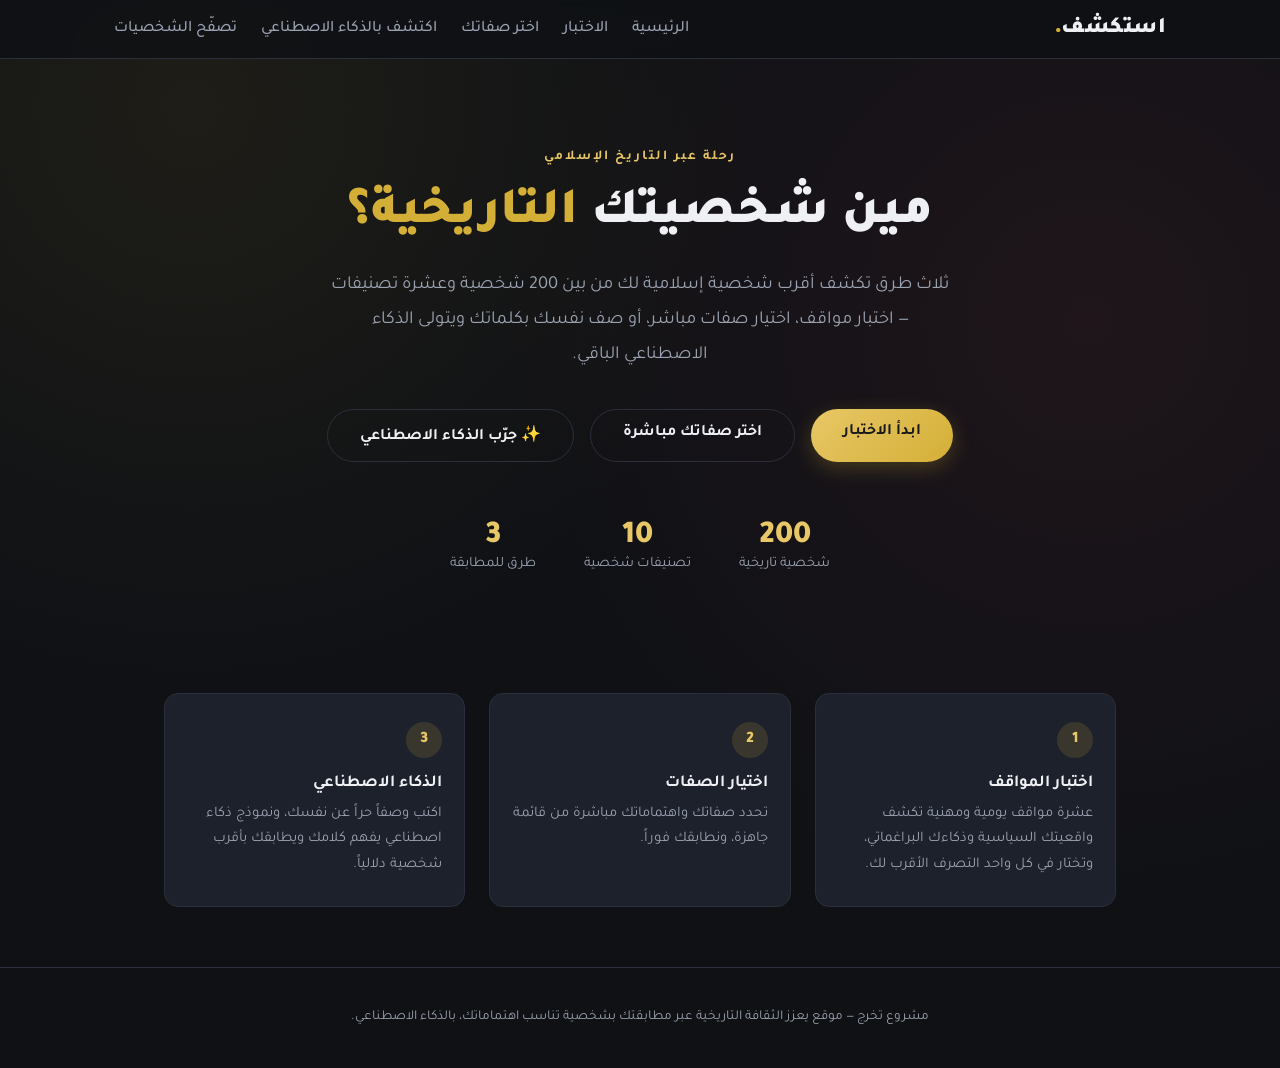
<file: index.html>
<!DOCTYPE html>
<html lang="ar" dir="rtl">
<head>
<meta charset="UTF-8">
<meta name="viewport" content="width=device-width, initial-scale=1.0">
<title>استكشف | مين شخصيتك التاريخية؟</title>
<link rel="preconnect" href="https://fonts.googleapis.com">
<link href="https://fonts.googleapis.com/css2?family=Tajawal:wght@400;500;700;900&display=swap" rel="stylesheet">
<link rel="stylesheet" href="assets/css/style.css">
</head>
<body>
<nav class="navbar">
  <div class="nav-inner">
    <a href="index.html" class="brand">استكشف<span>.</span></a>
    <div class="nav-links">
      <a href="index.html">الرئيسية</a>
      <a href="quiz.html">الاختبار</a>
      <a href="traits.html">اختر صفاتك</a>
      <a href="smart-match.html">اكتشف بالذكاء الاصطناعي</a>
      <a href="explore.html">تصفّح الشخصيات</a>
    </div>
  </div>
</nav>
<main>
<section class="hero">
  <div class="eyebrow">رحلة عبر التاريخ الإسلامي</div>
  <h1>مين شخصيتك <span class="accent">التاريخية؟</span></h1>
  <p>
    ثلاث طرق تكشف أقرب شخصية إسلامية لك من بين 200 شخصية وعشرة تصنيفات —
    اختبار مواقف، اختيار صفات مباشر، أو صف نفسك بكلماتك ويتولى الذكاء الاصطناعي الباقي.
  </p>
  <div style="display:flex; gap:16px; justify-content:center; flex-wrap:wrap;">
    <a href="quiz.html" class="btn btn-primary">ابدأ الاختبار</a>
    <a href="traits.html" class="btn btn-ghost">اختر صفاتك مباشرة</a>
    <a href="smart-match.html" class="btn btn-ghost">✨ جرّب الذكاء الاصطناعي</a>
  </div>

  <div class="stats-row">
    <div class="stat"><div class="num" id="stat-figures">200</div><div class="label">شخصية تاريخية</div></div>
    <div class="stat"><div class="num" id="stat-categories">10</div><div class="label">تصنيفات شخصية</div></div>
    <div class="stat"><div class="num">3</div><div class="label">طرق للمطابقة</div></div>
  </div>
</section>

<section class="how-section">
  <div class="how-card">
    <div class="step-num">1</div>
    <h3>اختبار المواقف</h3>
    <p>عشرة مواقف يومية ومهنية تكشف واقعيتك السياسية وذكاءك البراغماتي، وتختار في كل واحد التصرف الأقرب لك.</p>
  </div>
  <div class="how-card">
    <div class="step-num">2</div>
    <h3>اختيار الصفات</h3>
    <p>تحدد صفاتك واهتماماتك مباشرة من قائمة جاهزة، ونطابقك فوراً.</p>
  </div>
  <div class="how-card">
    <div class="step-num">3</div>
    <h3>الذكاء الاصطناعي</h3>
    <p>اكتب وصفاً حراً عن نفسك، ونموذج ذكاء اصطناعي يفهم كلامك ويطابقك بأقرب شخصية دلالياً.</p>
  </div>
</section>
</main>
<footer>
  <p>مشروع تخرج — موقع يعزز الثقافة التاريخية عبر مطابقتك بشخصية تناسب اهتماماتك، بالذكاء الاصطناعي.</p>
</footer>

<script src="assets/js/data.js"></script>
<script>
  document.getElementById('stat-figures').textContent = FIGURES.length;
  document.getElementById('stat-categories').textContent = CATEGORIES.length;
</script>
</body>
</html>
</file>
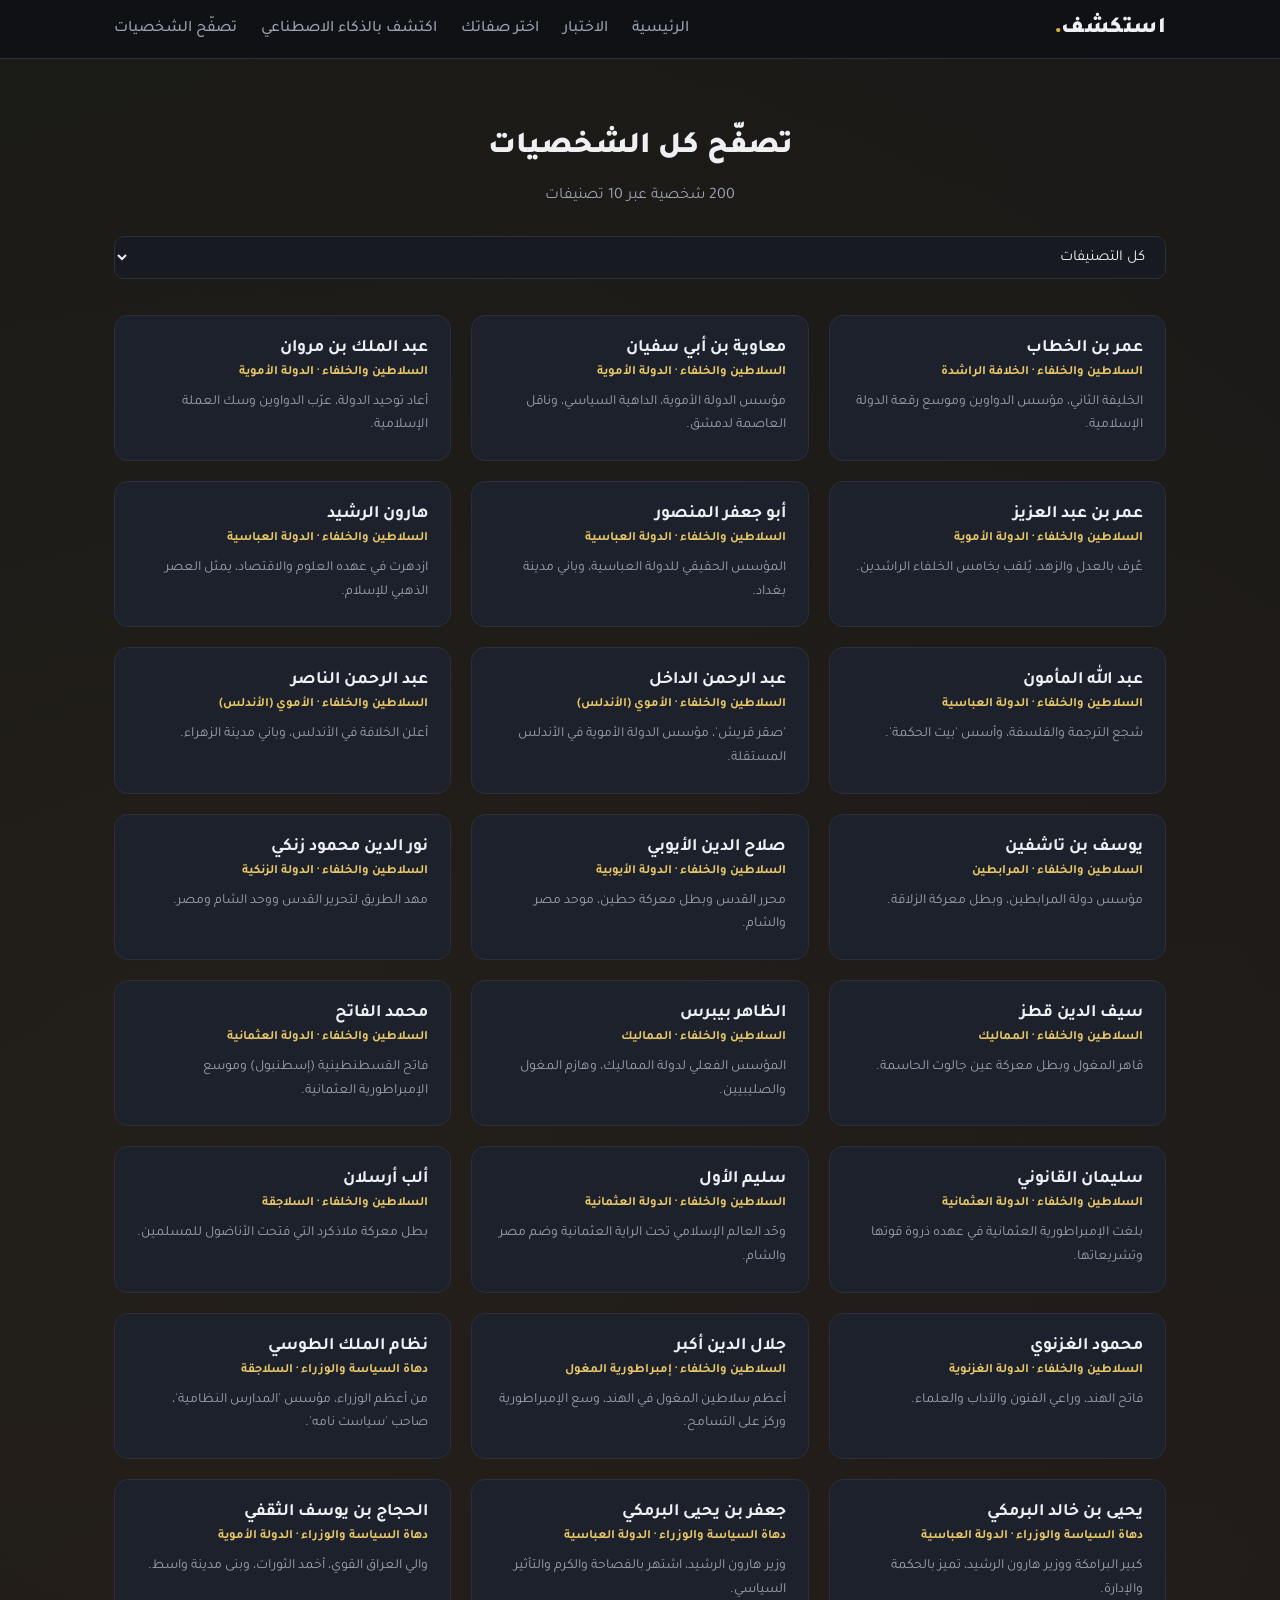
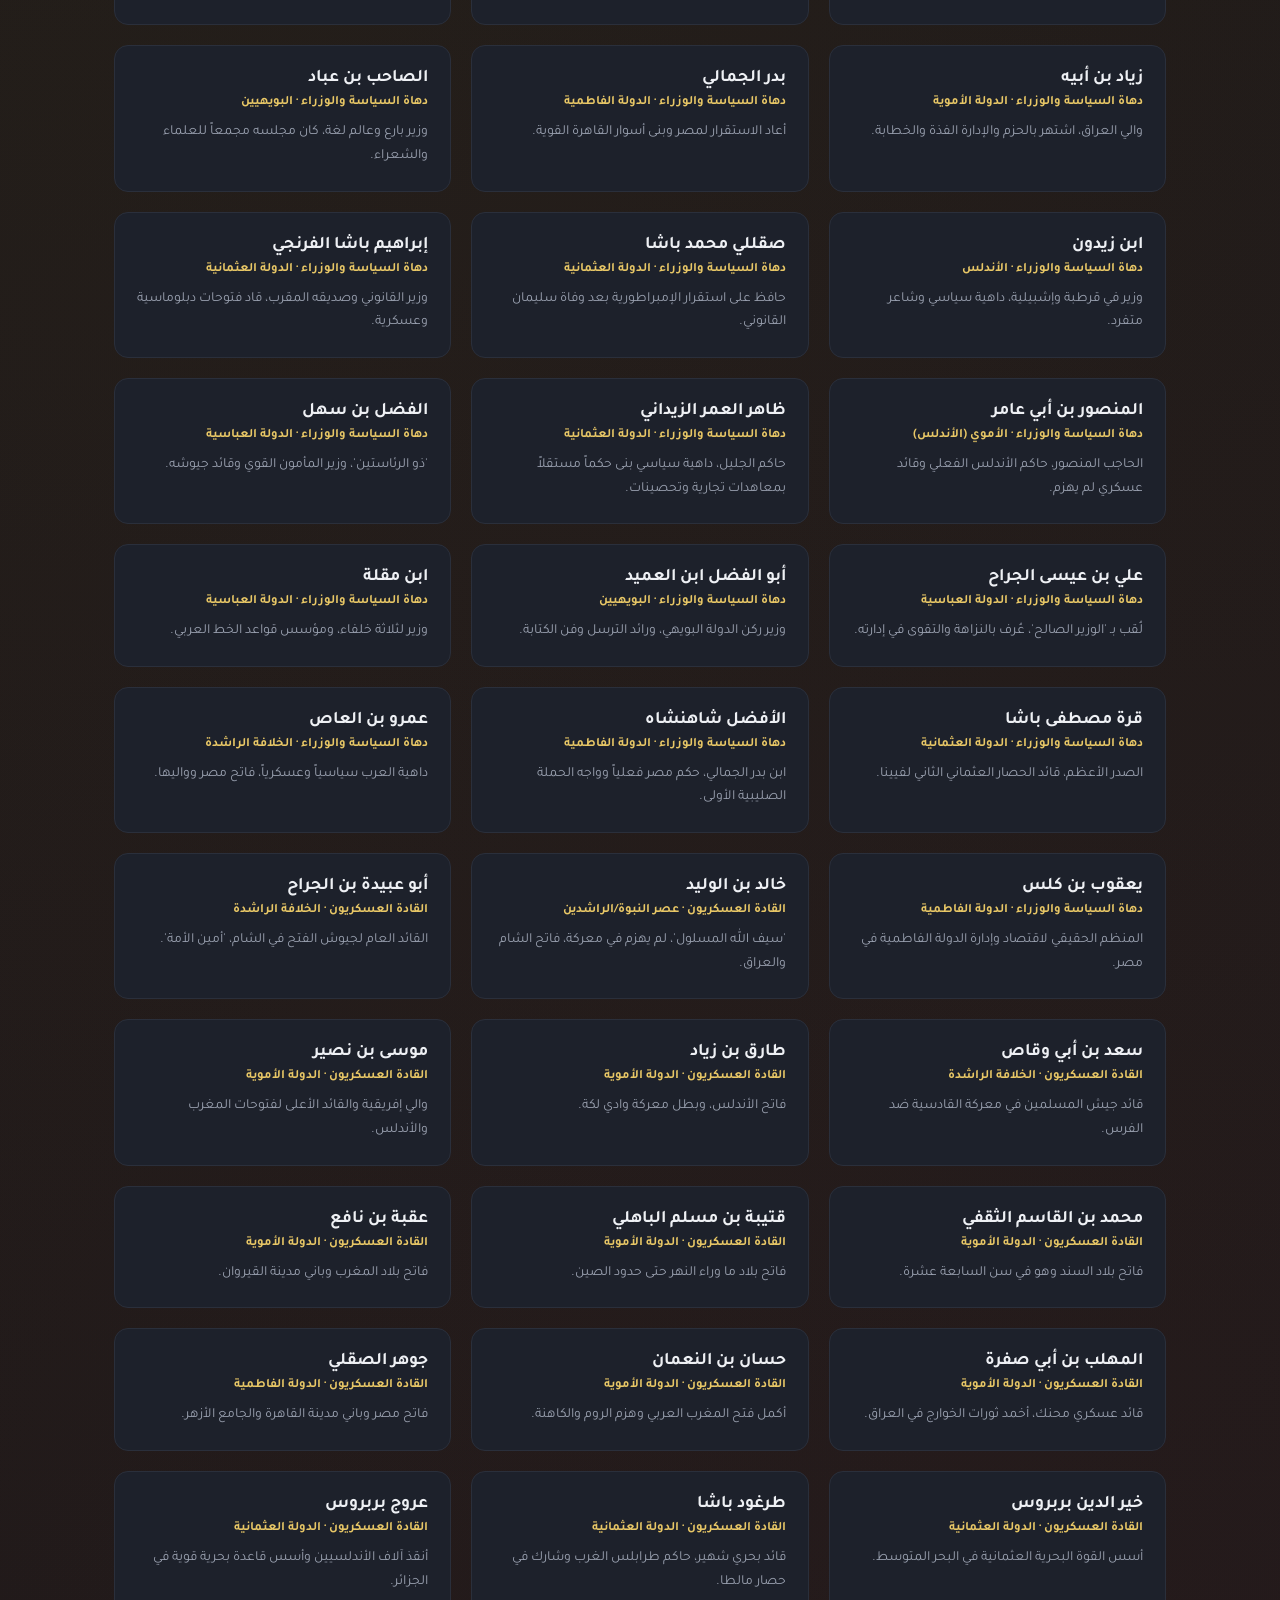
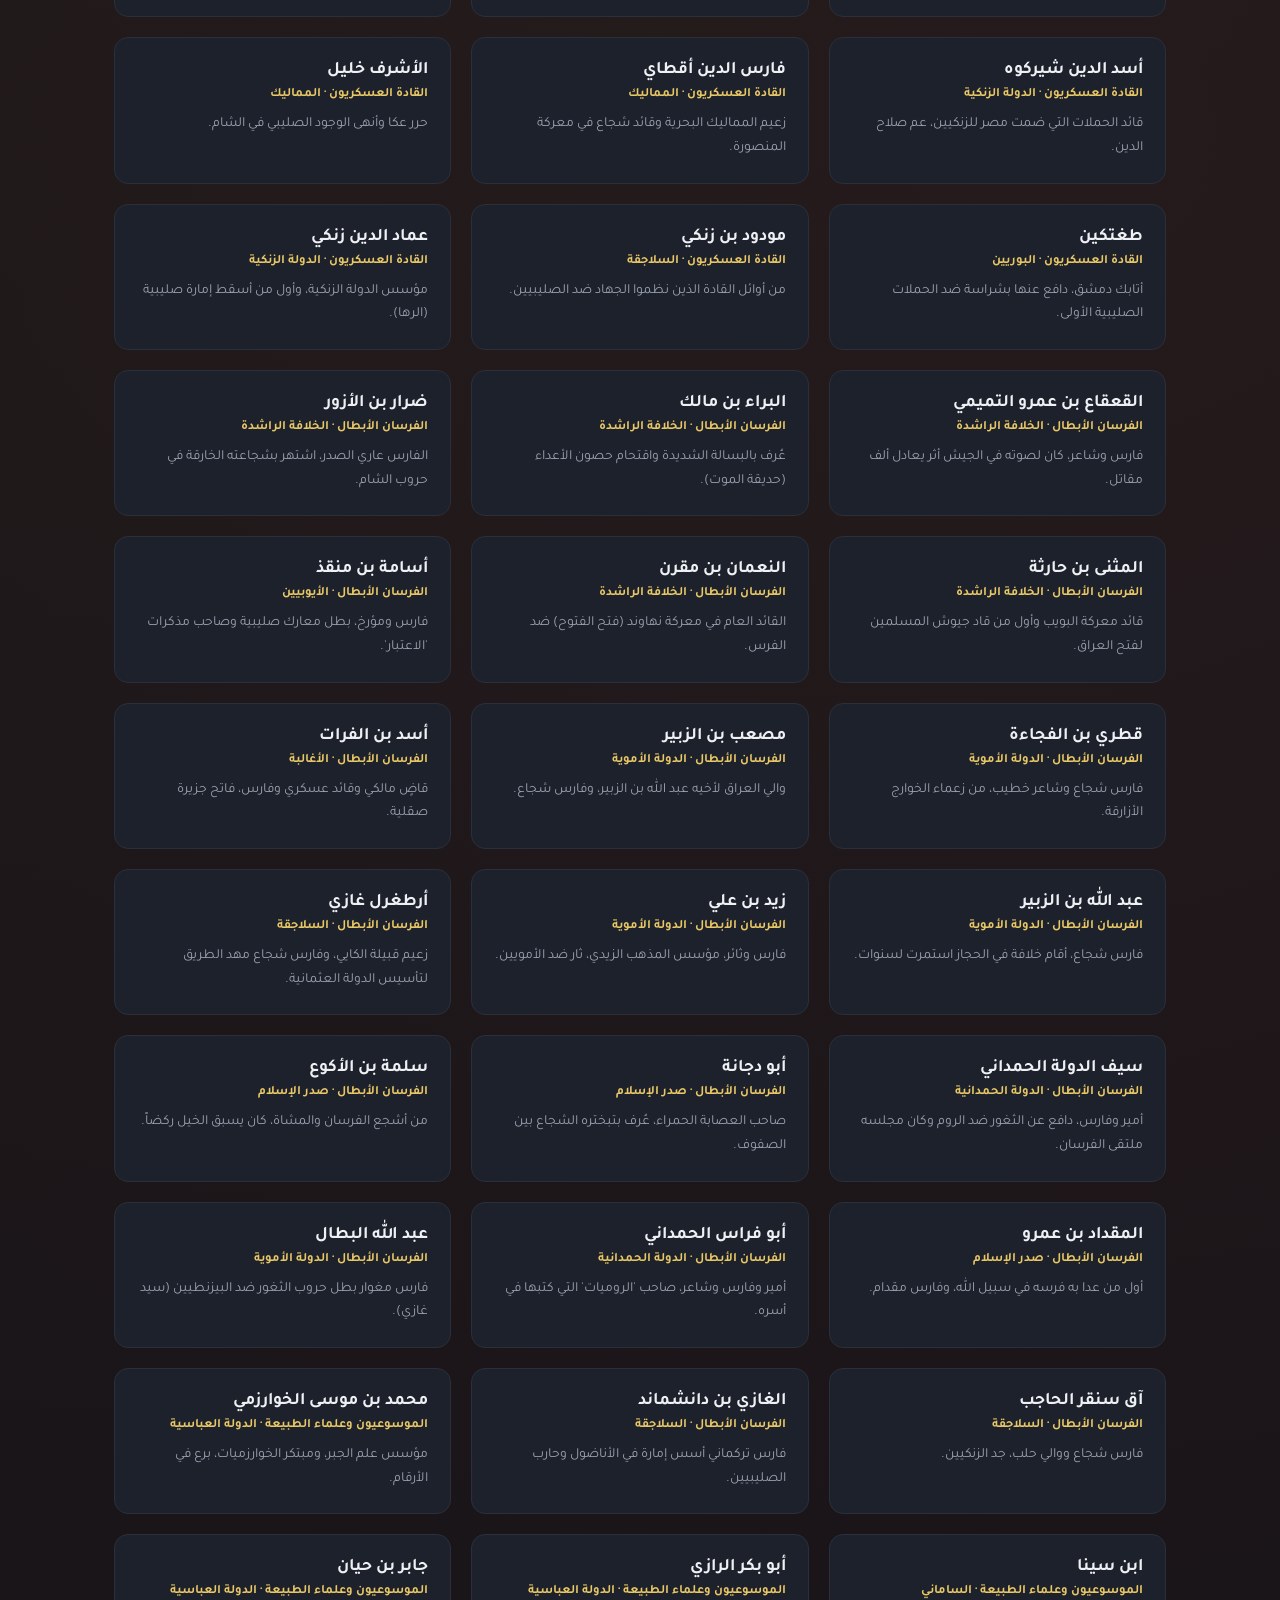
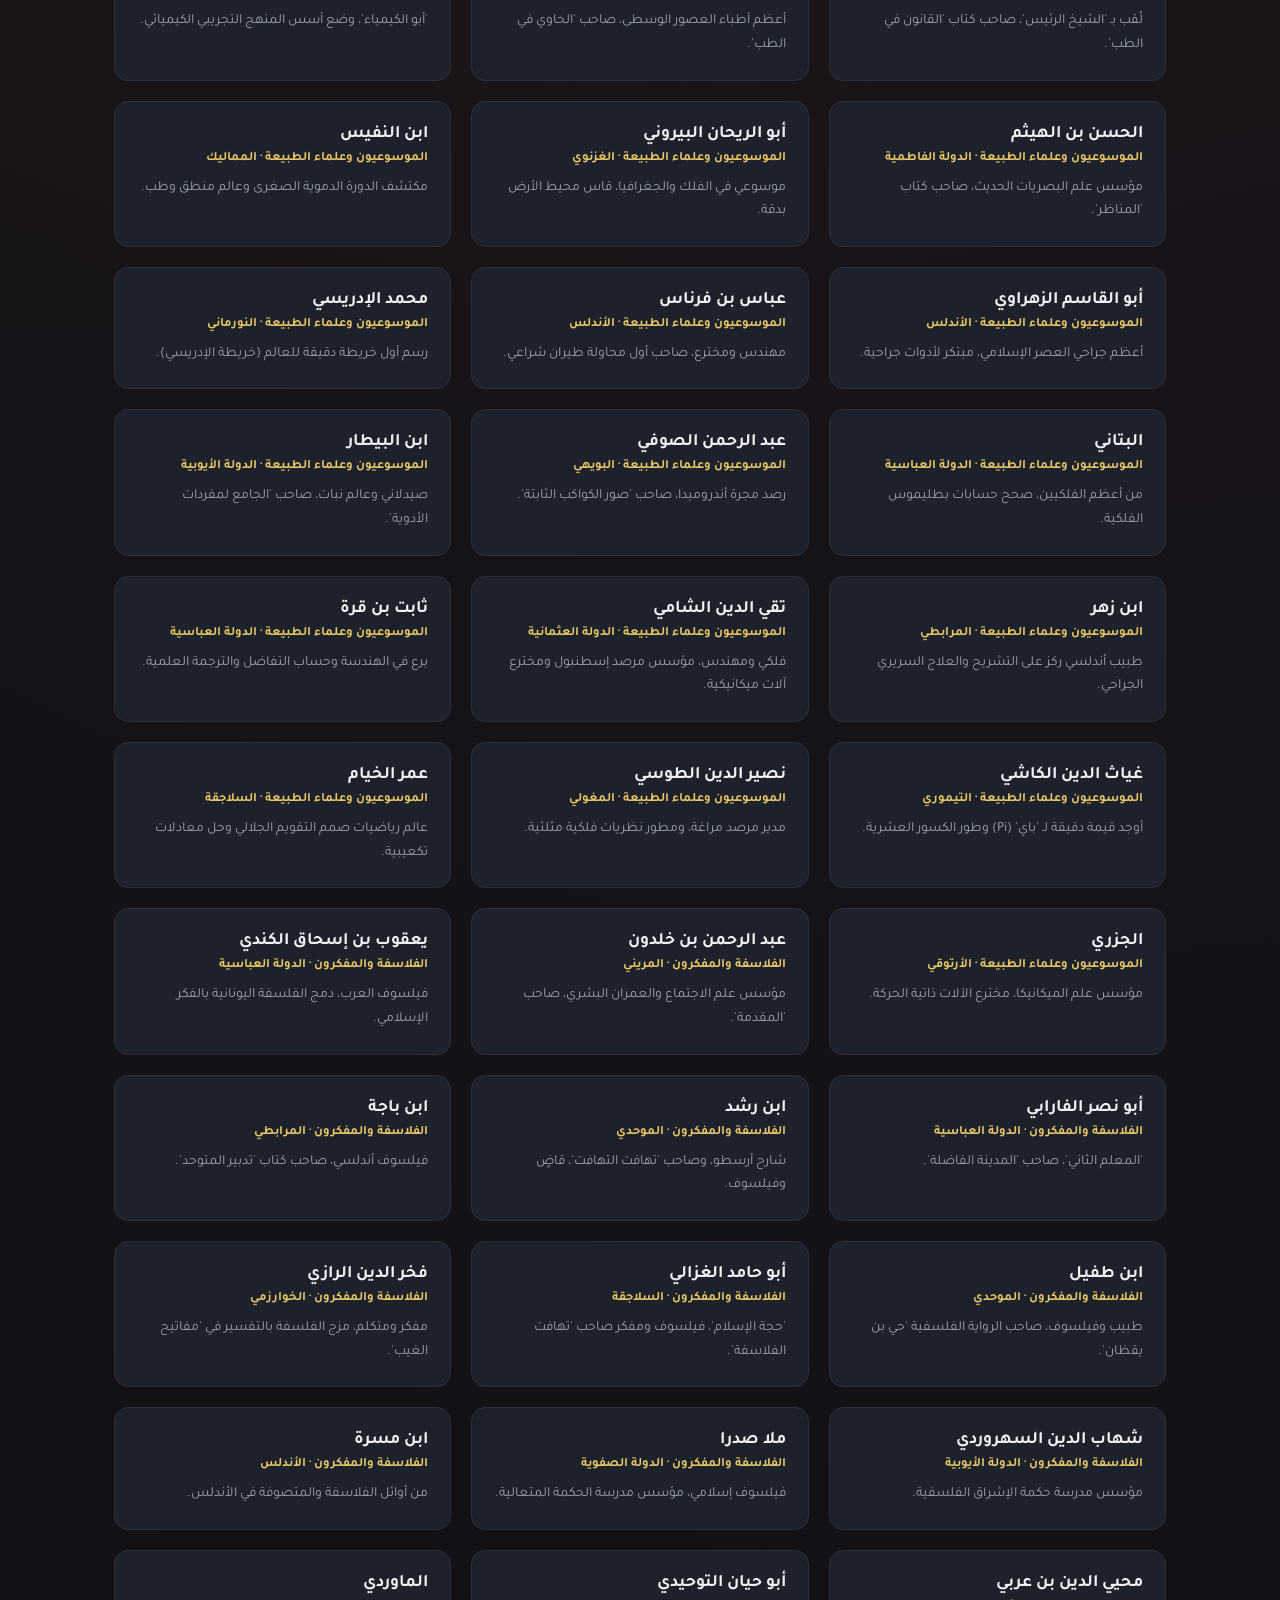
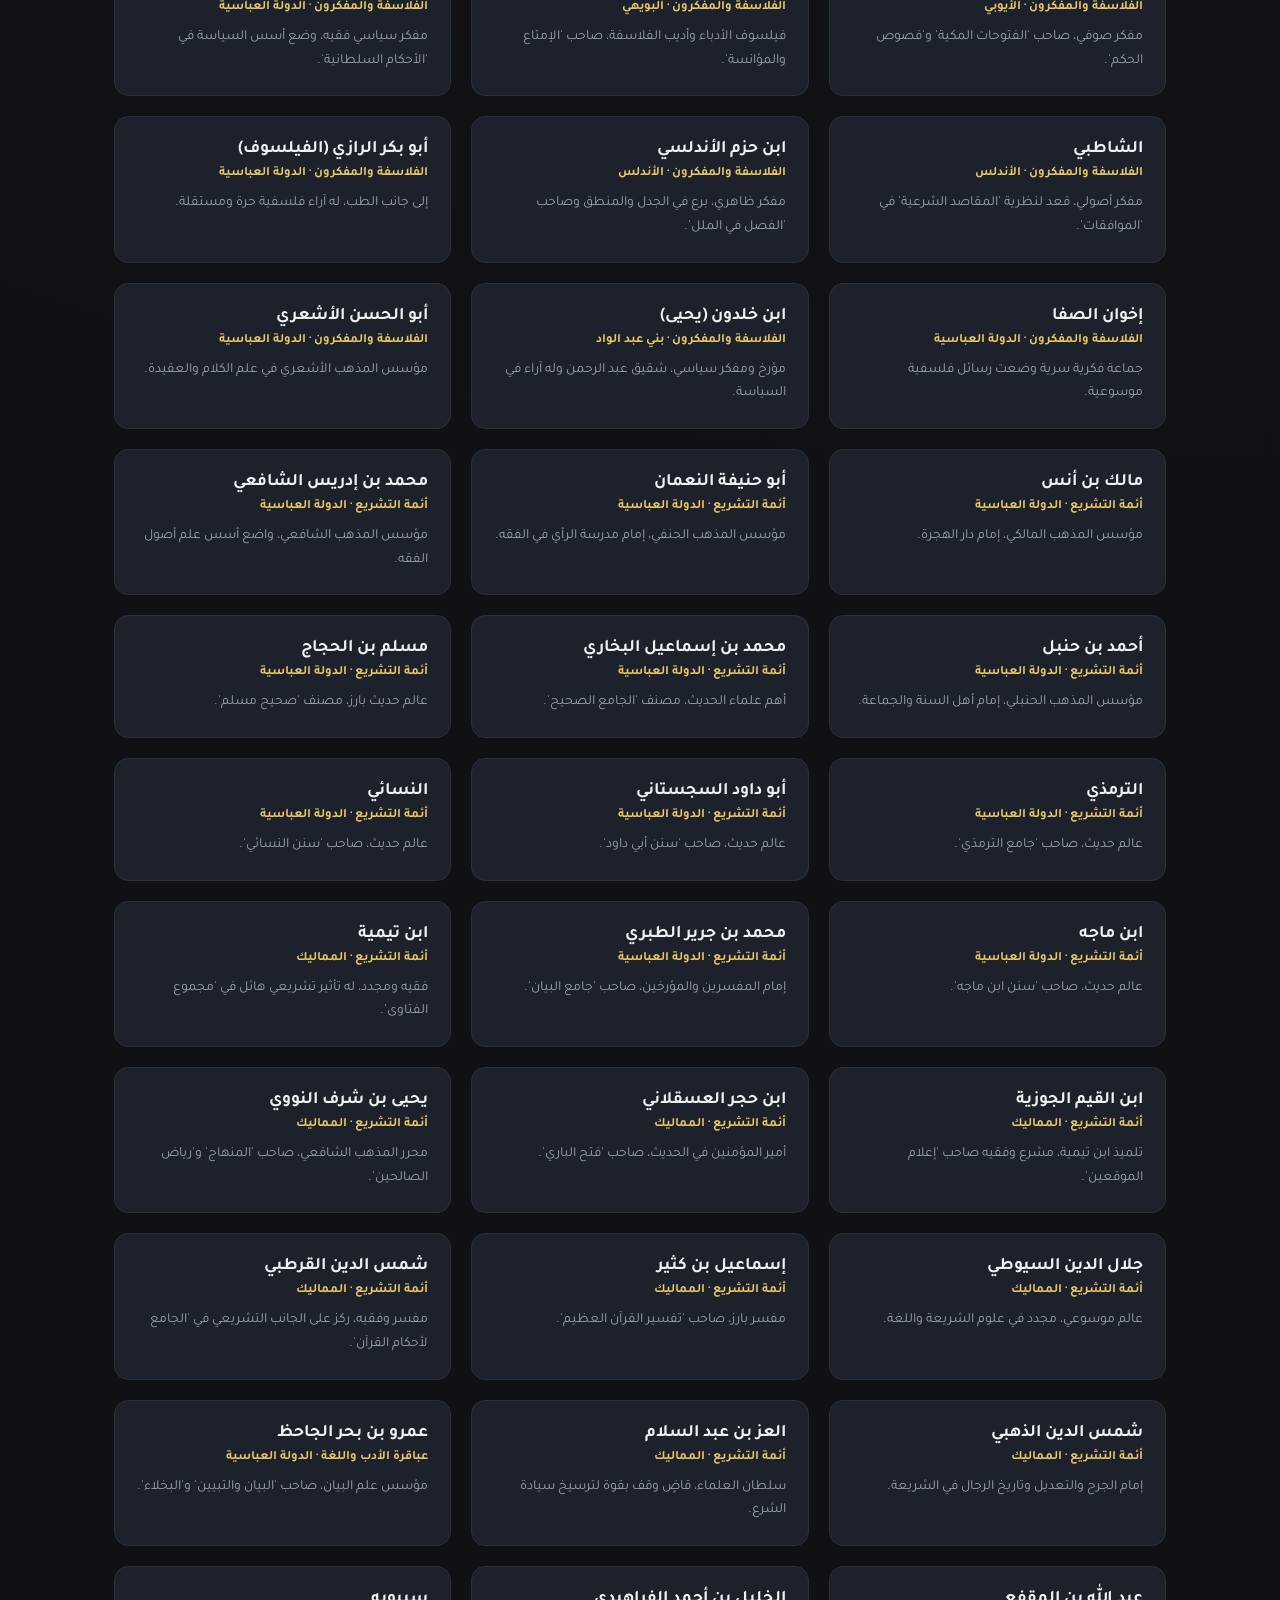
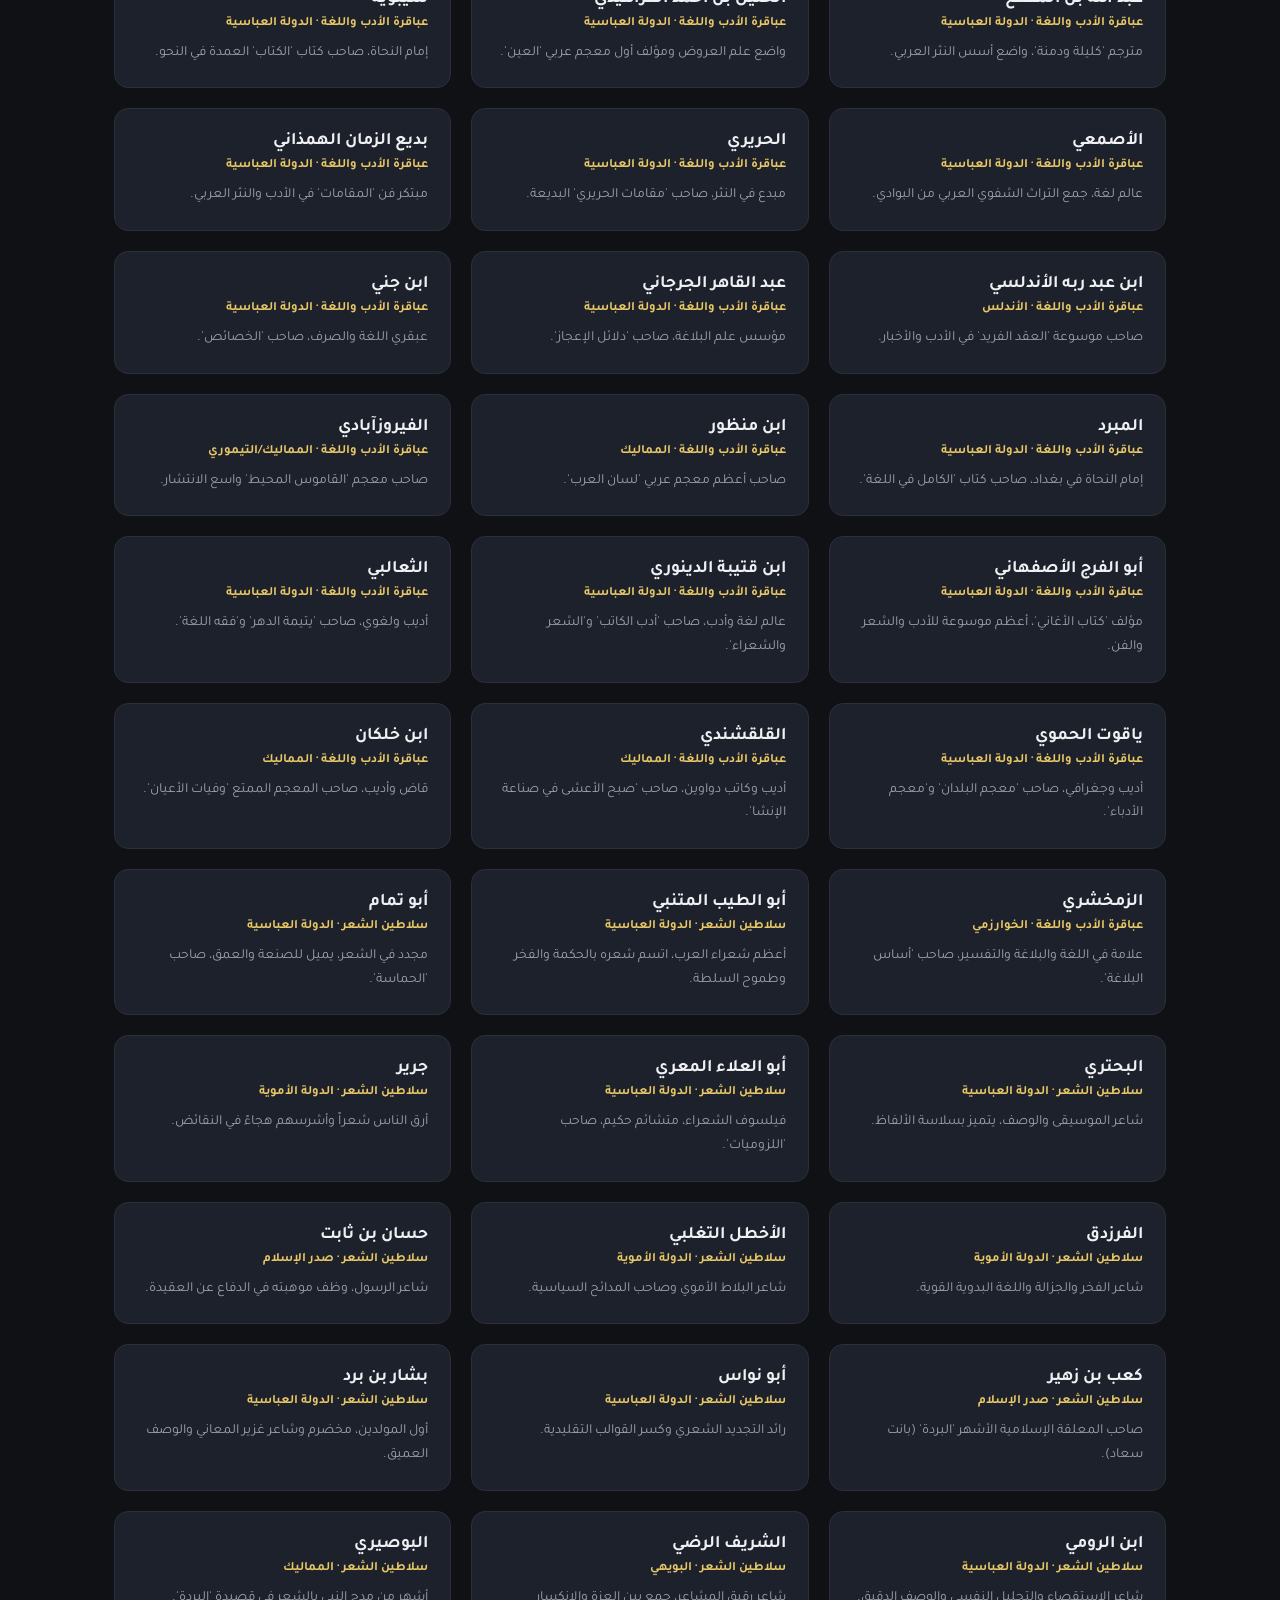
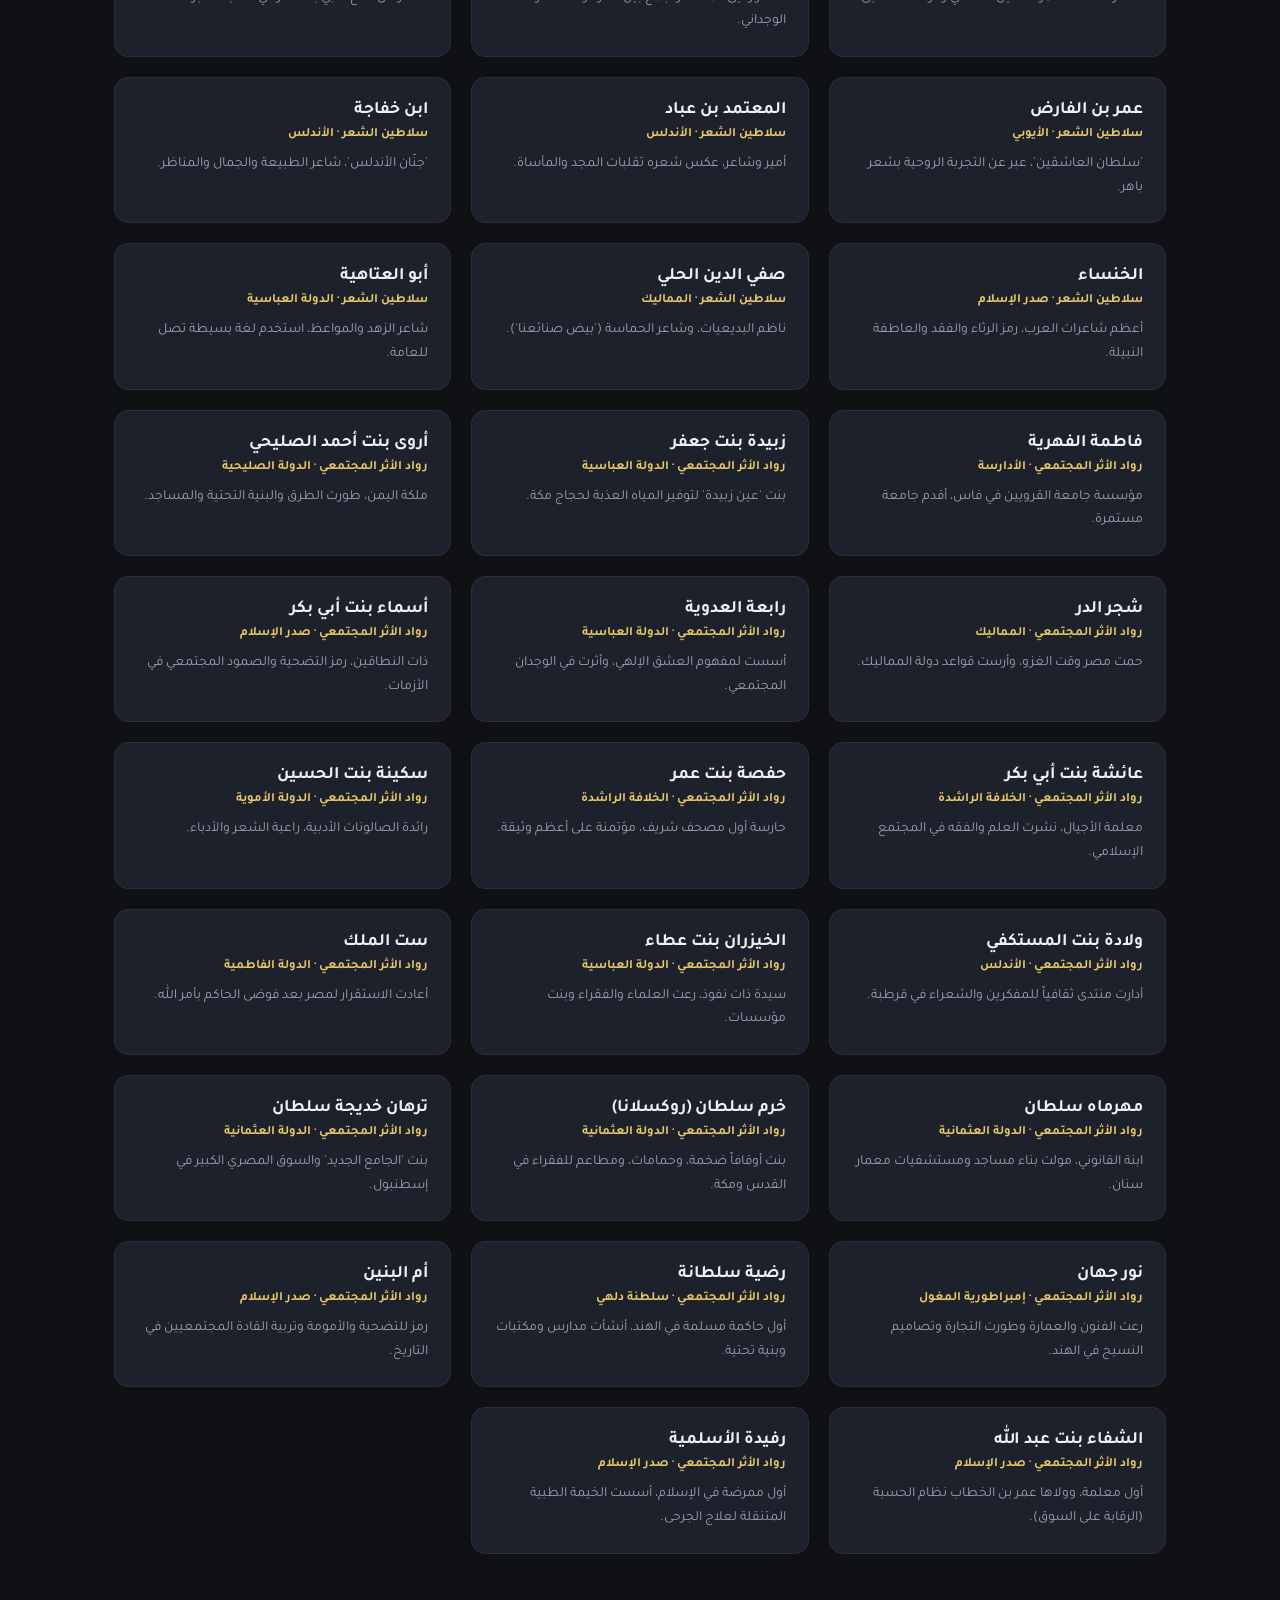
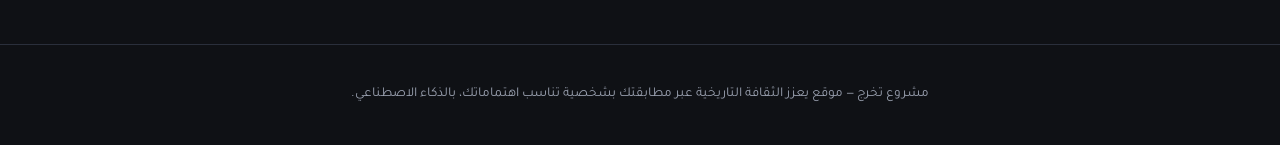
<file: explore.html>
<!DOCTYPE html>
<html lang="ar" dir="rtl">
<head>
<meta charset="UTF-8">
<meta name="viewport" content="width=device-width, initial-scale=1.0">
<title>تصفّح الشخصيات | استكشف</title>
<link rel="preconnect" href="https://fonts.googleapis.com">
<link href="https://fonts.googleapis.com/css2?family=Tajawal:wght@400;500;700;900&display=swap" rel="stylesheet">
<link rel="stylesheet" href="assets/css/style.css">
</head>
<body>
<nav class="navbar">
  <div class="nav-inner">
    <a href="index.html" class="brand">استكشف<span>.</span></a>
    <div class="nav-links">
      <a href="index.html">الرئيسية</a>
      <a href="quiz.html">الاختبار</a>
      <a href="traits.html">اختر صفاتك</a>
      <a href="smart-match.html">اكتشف بالذكاء الاصطناعي</a>
      <a href="explore.html">تصفّح الشخصيات</a>
    </div>
  </div>
</nav>
<main>
<div class="explore-wrap">
  <div class="explore-header">
    <h1>تصفّح كل الشخصيات</h1>
    <p style="color:var(--text-muted)" id="count-label"></p>
  </div>

  <form class="filters" id="filter-form">
    <select name="category" id="category-select">
      <option value="">كل التصنيفات</option>
    </select>
  </form>

  <div class="figures-grid" id="figures-grid"></div>
</div>
</main>
<footer>
  <p>مشروع تخرج — موقع يعزز الثقافة التاريخية عبر مطابقتك بشخصية تناسب اهتماماتك، بالذكاء الاصطناعي.</p>
</footer>

<script src="assets/js/data.js"></script>
<script src="assets/js/quiz-logic.js"></script>
<script>
  const select = document.getElementById('category-select');
  CATEGORIES.forEach((c) => {
    const opt = document.createElement('option');
    opt.value = c;
    opt.textContent = c;
    select.appendChild(opt);
  });

  function getCategoryFromURL() {
    const params = new URLSearchParams(window.location.search);
    return params.get('category') || '';
  }

  function render() {
    const categoryFilter = getCategoryFromURL();
    select.value = categoryFilter;

    const figures = getAllFigures(categoryFilter || null);
    document.getElementById('count-label').textContent = `${figures.length} شخصية عبر 10 تصنيفات`;

    const grid = document.getElementById('figures-grid');
    grid.innerHTML = figures
      .map(
        (fig) => `
      <a href="figure.html?id=${fig.id}" class="figure-card">
        <h3>${fig.name}</h3>
        <div class="fc-meta">${fig.category} · ${fig.era}</div>
        <p>${fig.bio}</p>
      </a>`
      )
      .join('');
  }

  select.addEventListener('change', () => {
    const params = new URLSearchParams();
    if (select.value) params.set('category', select.value);
    window.location.search = params.toString();
  });

  render();
</script>
</body>
</html>
</file>
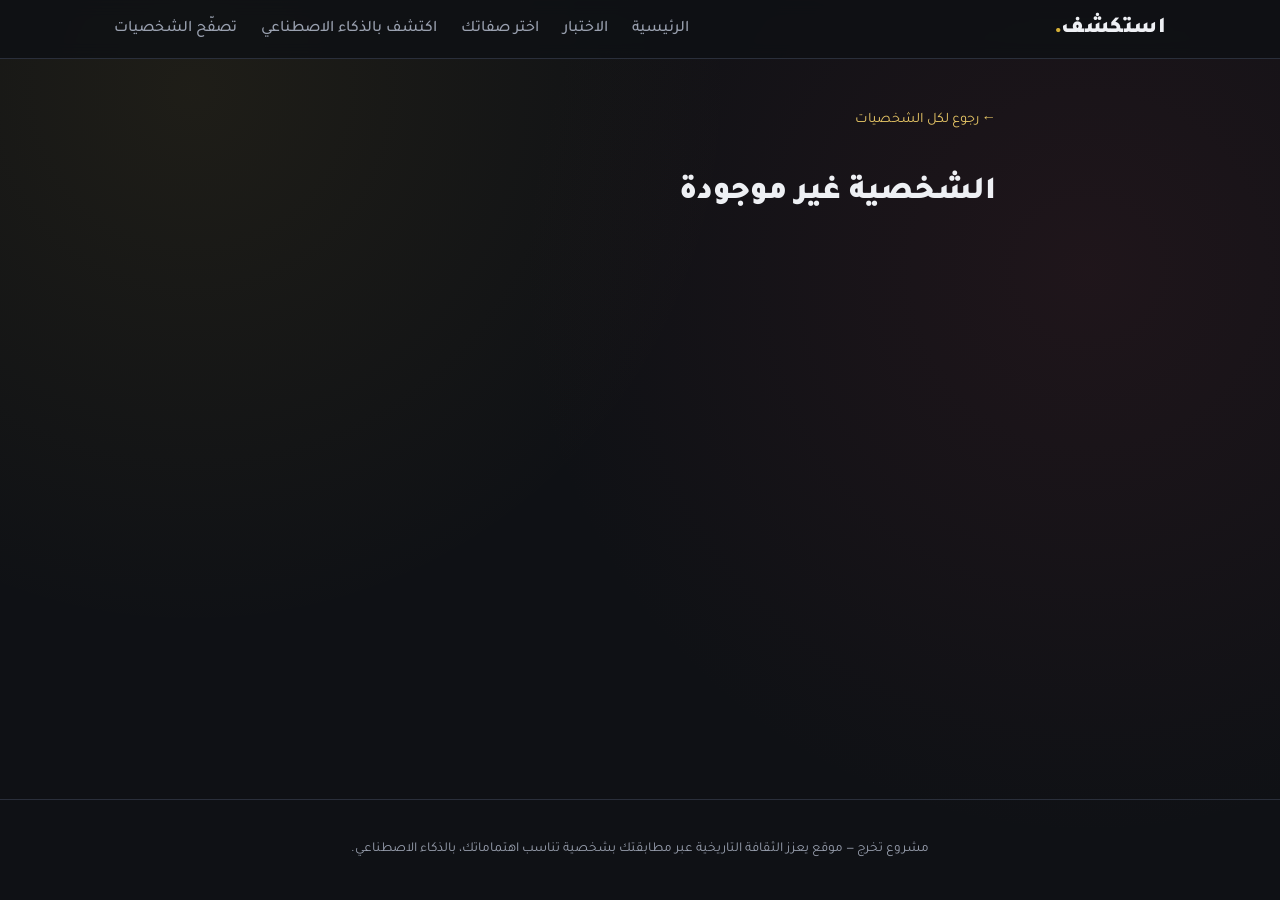
<file: figure.html>
<!DOCTYPE html>
<html lang="ar" dir="rtl">
<head>
<meta charset="UTF-8">
<meta name="viewport" content="width=device-width, initial-scale=1.0">
<title>شخصية | استكشف</title>
<link rel="preconnect" href="https://fonts.googleapis.com">
<link href="https://fonts.googleapis.com/css2?family=Tajawal:wght@400;500;700;900&display=swap" rel="stylesheet">
<link rel="stylesheet" href="assets/css/style.css">
</head>
<body>
<nav class="navbar">
  <div class="nav-inner">
    <a href="index.html" class="brand">استكشف<span>.</span></a>
    <div class="nav-links">
      <a href="index.html">الرئيسية</a>
      <a href="quiz.html">الاختبار</a>
      <a href="traits.html">اختر صفاتك</a>
      <a href="smart-match.html">اكتشف بالذكاء الاصطناعي</a>
      <a href="explore.html">تصفّح الشخصيات</a>
    </div>
  </div>
</nav>
<main>
<div class="detail-wrap" id="detail-root">
  <!-- يُعبّى بالجافاسكربت -->
</div>
</main>
<footer>
  <p>مشروع تخرج — موقع يعزز الثقافة التاريخية عبر مطابقتك بشخصية تناسب اهتماماتك، بالذكاء الاصطناعي.</p>
</footer>

<script src="assets/js/data.js"></script>
<script src="assets/js/quiz-logic.js"></script>
<script>
  const params = new URLSearchParams(window.location.search);
  const id = params.get('id');
  const figure = id ? getFigure(id) : null;
  const root = document.getElementById('detail-root');

  if (!figure) {
    root.innerHTML = `
      <a href="explore.html" class="back-link">← رجوع لكل الشخصيات</a>
      <h1>الشخصية غير موجودة</h1>
    `;
  } else {
    document.title = `${figure.name} | استكشف`;
    const description = CATEGORY_DESCRIPTIONS[figure.category] || '';
    root.innerHTML = `
      <a href="explore.html" class="back-link">← رجوع لكل الشخصيات</a>
      <h1>${figure.name}</h1>
      <div class="meta">${figure.category} · ${figure.era}</div>
      <p>${figure.bio}</p>
      <div class="match-topic">
        <div class="label">🏛️ التصنيف</div>
        ${description}
      </div>
      <div class="results-actions">
        <a href="quiz.html" class="btn btn-primary">جرّب الاختبار</a>
      </div>
    `;
  }
</script>
</body>
</html>
</file>
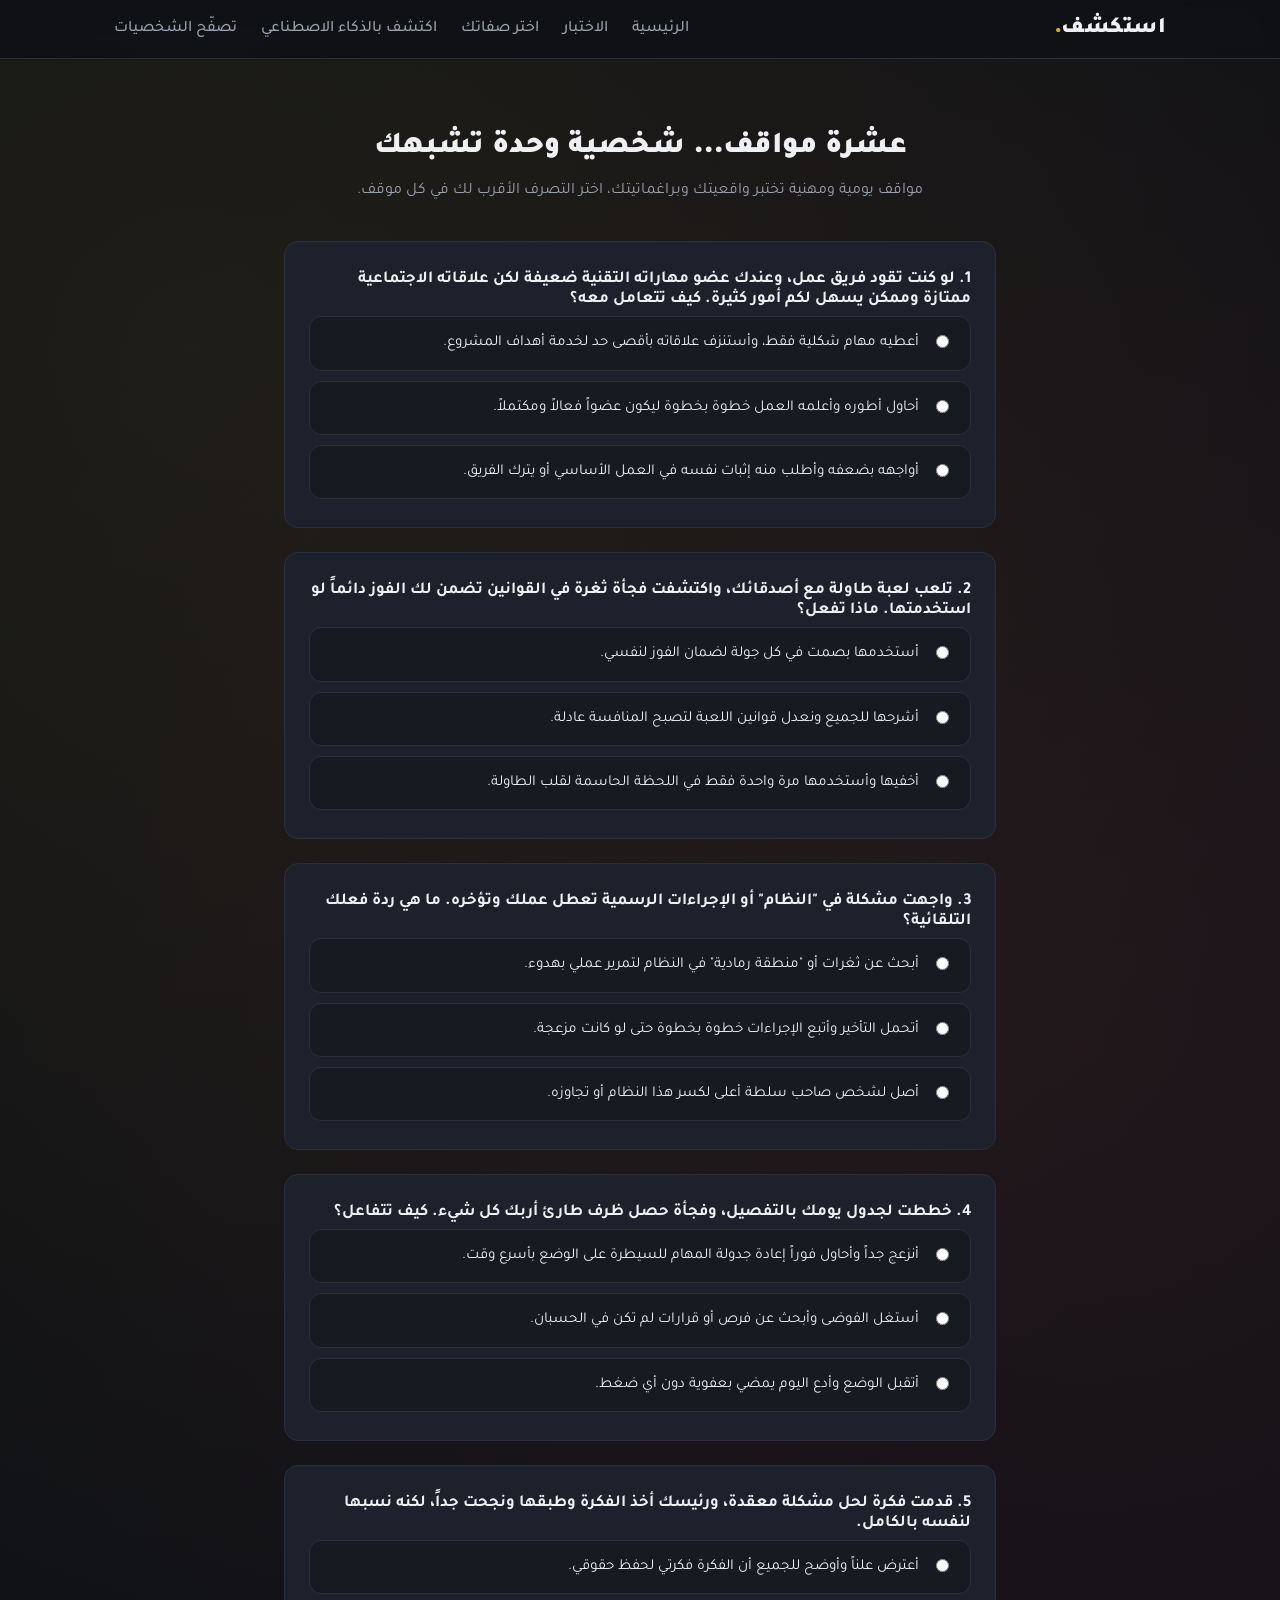
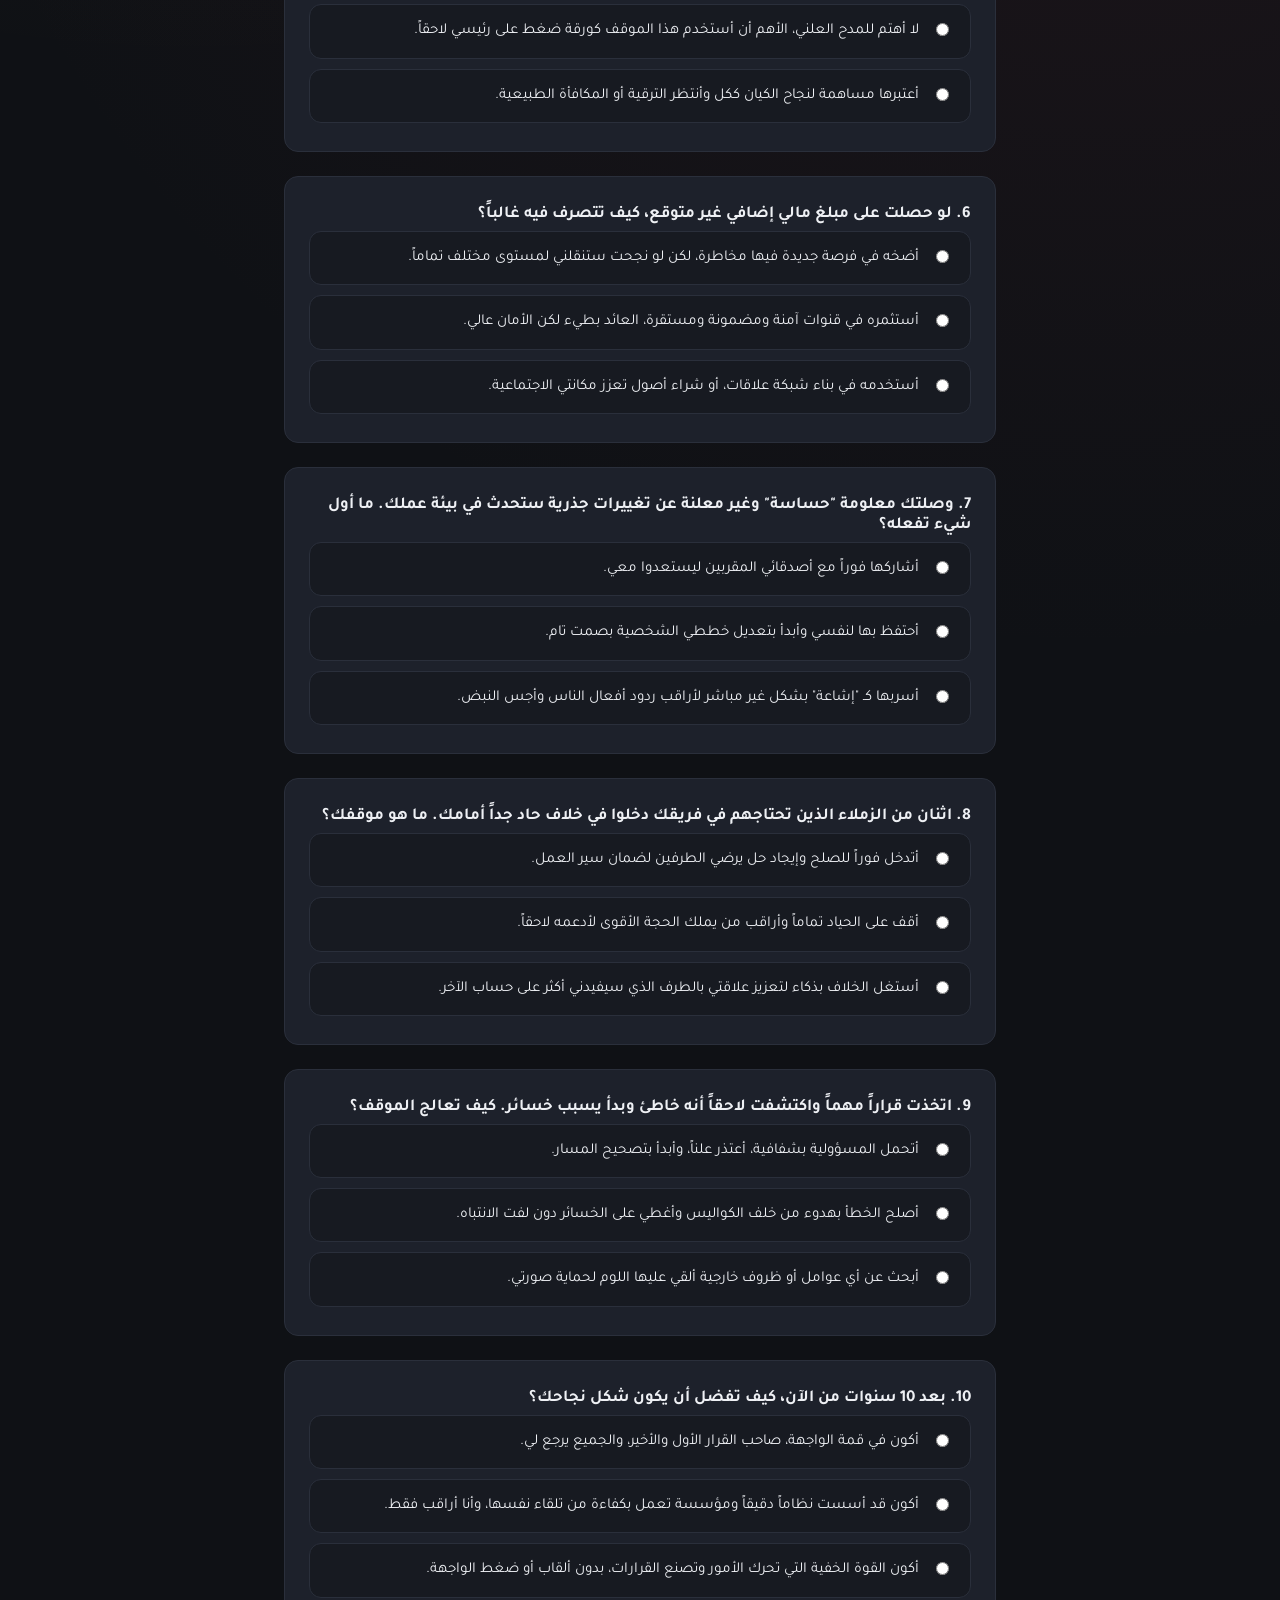
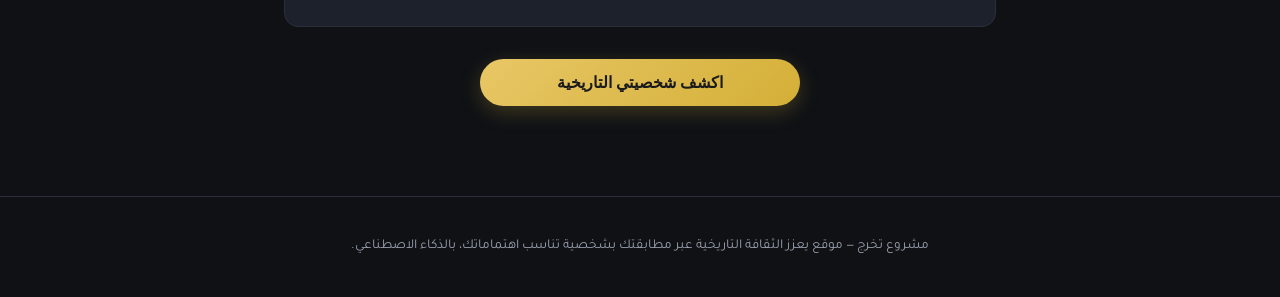
<file: quiz.html>
<!DOCTYPE html>
<html lang="ar" dir="rtl">
<head>
<meta charset="UTF-8">
<meta name="viewport" content="width=device-width, initial-scale=1.0">
<title>الاختبار | استكشف</title>
<link rel="preconnect" href="https://fonts.googleapis.com">
<link href="https://fonts.googleapis.com/css2?family=Tajawal:wght@400;500;700;900&display=swap" rel="stylesheet">
<link rel="stylesheet" href="assets/css/style.css">
</head>
<body>
<nav class="navbar">
  <div class="nav-inner">
    <a href="index.html" class="brand">استكشف<span>.</span></a>
    <div class="nav-links">
      <a href="index.html">الرئيسية</a>
      <a href="quiz.html">الاختبار</a>
      <a href="traits.html">اختر صفاتك</a>
      <a href="smart-match.html">اكتشف بالذكاء الاصطناعي</a>
      <a href="explore.html">تصفّح الشخصيات</a>
    </div>
  </div>
</nav>
<main>
<div class="quiz-wrap">
  <div class="quiz-header">
    <h1>عشرة مواقف... شخصية وحدة تشبهك</h1>
    <p>مواقف يومية ومهنية تختبر واقعيتك وبراغماتيتك، اختر التصرف الأقرب لك في كل موقف.</p>
  </div>

  <form id="quiz-form">
    <div id="questions-container"></div>
    <div class="submit-row">
      <button type="submit" class="btn btn-primary">اكشف شخصيتي التاريخية</button>
    </div>
  </form>
</div>
</main>
<footer>
  <p>مشروع تخرج — موقع يعزز الثقافة التاريخية عبر مطابقتك بشخصية تناسب اهتماماتك، بالذكاء الاصطناعي.</p>
</footer>

<script src="assets/js/data.js"></script>
<script src="assets/js/quiz-logic.js"></script>
<script>
  const container = document.getElementById('questions-container');
  QUESTIONS.forEach((q, qi) => {
    const section = document.createElement('div');
    section.className = 'form-section';

    const h2 = document.createElement('h2');
    h2.textContent = `${qi + 1}. ${q.text}`;
    section.appendChild(h2);

    const optionList = document.createElement('div');
    optionList.className = 'option-list';

    q.options.forEach((opt, oi) => {
      const label = document.createElement('label');
      label.className = 'option-row';

      const input = document.createElement('input');
      input.type = 'radio';
      input.name = q.id;
      input.value = oi;
      input.required = true;

      const span = document.createElement('span');
      span.textContent = opt.text;

      label.appendChild(input);
      label.appendChild(span);
      optionList.appendChild(label);
    });

    section.appendChild(optionList);
    container.appendChild(section);
  });

  document.getElementById('quiz-form').addEventListener('submit', function (e) {
    e.preventDefault();
    const answerIndexes = QUESTIONS.map((q) => {
      const checked = document.querySelector(`input[name="${q.id}"]:checked`);
      return checked ? Number(checked.value) : null;
    });

    if (answerIndexes.some((v) => v === null)) return; // required يمنع هذا أصلاً

    const { winner, scores } = calculateResult(answerIndexes);
    const figure = getRandomFigureByCategory(winner);

    sessionStorage.setItem(
      'quiz_result',
      JSON.stringify({ source: 'quiz', winner, scores, figure })
    );
    window.location.href = 'result.html';
  });
</script>
</body>
</html>
</file>
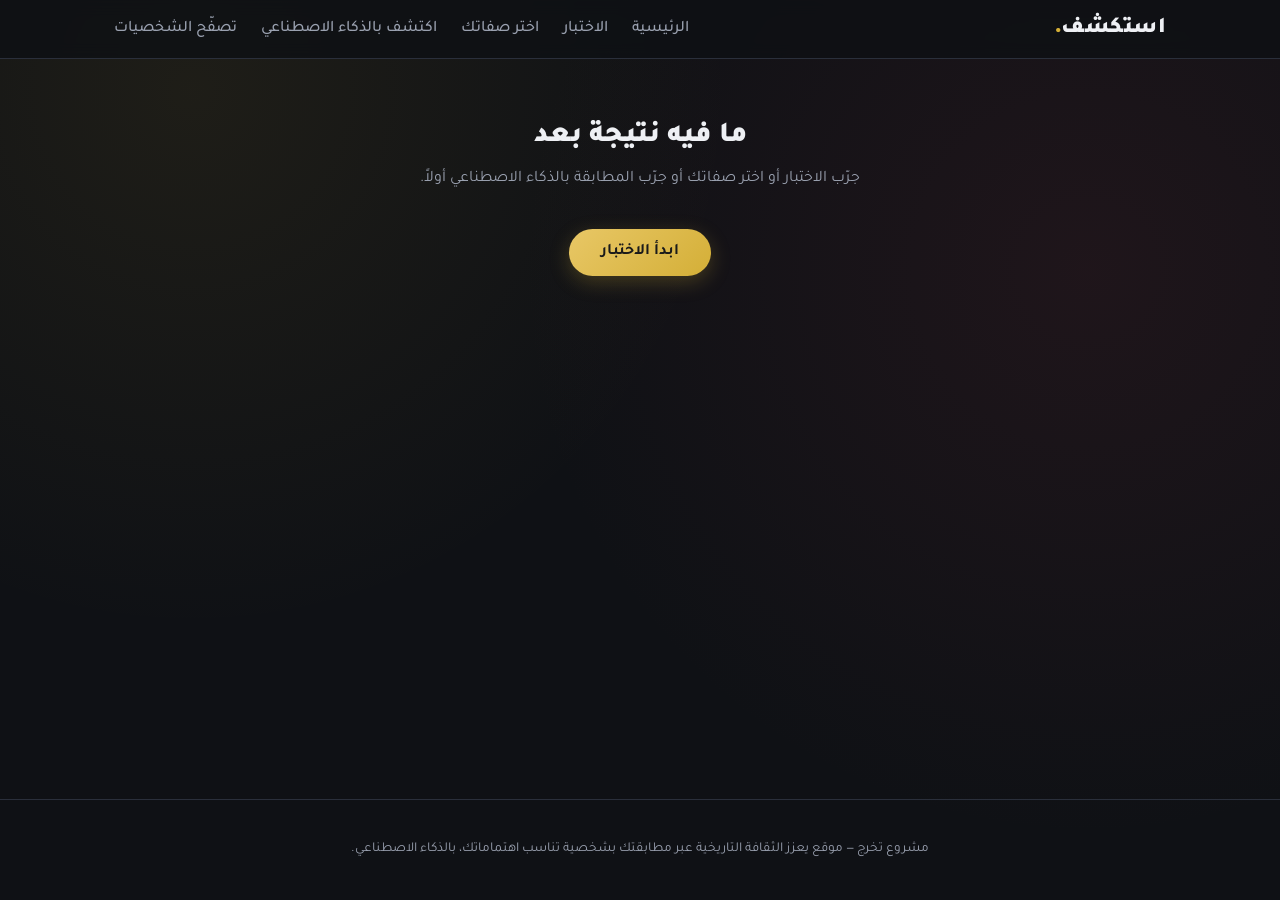
<file: result.html>
<!DOCTYPE html>
<html lang="ar" dir="rtl">
<head>
<meta charset="UTF-8">
<meta name="viewport" content="width=device-width, initial-scale=1.0">
<title>نتيجتك | استكشف</title>
<link rel="preconnect" href="https://fonts.googleapis.com">
<link href="https://fonts.googleapis.com/css2?family=Tajawal:wght@400;500;700;900&display=swap" rel="stylesheet">
<link rel="stylesheet" href="assets/css/style.css">
<style>
  .alt-list { display:flex; flex-direction:column; gap:10px; margin-top:18px; max-width:520px; margin-left:auto; margin-right:auto; }
  .alt-item { display:flex; justify-content:space-between; align-items:center; background: var(--card-bg, #1c1c1c); border-radius: 10px; padding: 10px 16px; }
  .alt-item .pct { color: var(--gold-soft, #d4af37); font-weight: 700; }
  .ai-badge { display:inline-block; background: var(--gold-soft,#d4af37); color:#1a1a1a; font-size:.75rem; padding:3px 10px; border-radius: 999px; margin-top:8px; }
  .fallback-note { color: #e0a0a0; font-size: 0.85rem; margin-top: 10px; }
</style>
</head>
<body>
<nav class="navbar">
  <div class="nav-inner">
    <a href="index.html" class="brand">استكشف<span>.</span></a>
    <div class="nav-links">
      <a href="index.html">الرئيسية</a>
      <a href="quiz.html">الاختبار</a>
      <a href="traits.html">اختر صفاتك</a>
      <a href="smart-match.html">اكتشف بالذكاء الاصطناعي</a>
      <a href="explore.html">تصفّح الشخصيات</a>
    </div>
  </div>
</nav>
<main>
<div class="results-wrap" id="results-root">
  <!-- يُعبّى بالجافاسكربت -->
</div>
</main>
<footer>
  <p>مشروع تخرج — موقع يعزز الثقافة التاريخية عبر مطابقتك بشخصية تناسب اهتماماتك، بالذكاء الاصطناعي.</p>
</footer>

<script src="assets/js/data.js"></script>
<script src="assets/js/quiz-logic.js"></script>
<script>
  const raw = sessionStorage.getItem('quiz_result');
  const root = document.getElementById('results-root');

  if (!raw) {
    root.innerHTML = `
      <div class="results-header">
        <h1>ما فيه نتيجة بعد</h1>
        <p style="color:var(--text-muted)">جرّب الاختبار أو اختر صفاتك أو جرّب المطابقة بالذكاء الاصطناعي أولاً.</p>
      </div>
      <div class="results-actions">
        <a href="quiz.html" class="btn btn-primary">ابدأ الاختبار</a>
      </div>
    `;
  } else {
    const data = JSON.parse(raw);
    const { source, winner, figure, scores, usedAI, alternatives, topScore, categoryConfidence } = data;

    const description = CATEGORY_DESCRIPTIONS[winner] || '';

    let headerHTML = `
      <div class="eyebrow">${source === 'ai' ? 'نتيجة المطابقة بالذكاء الاصطناعي' : 'نتيجة الاختبار'}</div>
      <h1>أنت من تصنيف</h1>
      <h2 style="color:var(--gold-soft); font-size:1.6rem; margin-top:-6px;">${winner}</h2>
      <p style="color:var(--text-muted); max-width:520px; margin:14px auto 0;">${description}</p>
    `;

    if (source === 'ai') {
      const simPart = topScore > 0 ? ` · تشابه مع سيرتها ${(topScore * 100).toFixed(1)}%` : '';
      headerHTML += `<div class="ai-badge">🧠 نموذج TF-IDF + Naive Bayes مدرَّب — ثقة التصنيف ${(categoryConfidence * 100).toFixed(1)}%${simPart}</div>`;
    }

    let figureHTML = '';
    if (figure) {
      figureHTML = `
        <div class="match-card primary">
          <div class="match-badge">شخصيتك المطابقة</div>
          <div class="match-top" style="margin-top:10px;">
            <div>
              <h2>${figure.name}</h2>
              <div class="match-meta">${figure.category} · ${figure.era}</div>
            </div>
          </div>
          <div class="match-body">
            <p>${figure.bio}</p>
          </div>
        </div>
      `;
    } else {
      figureHTML = `<p style="text-align:center; color:#e0a0a0;">تعذر إيجاد شخصية مطابقة.</p>`;
    }

    let altHTML = '';
    if (source === 'ai' && alternatives && alternatives.length) {
      altHTML = `
        <h3 style="text-align:center; margin-top:36px; color:var(--text-muted); font-size:1rem;">تصنيفات قريبة أخرى احتمل النموذج إنها تناسبك</h3>
        <div class="alt-list">
          ${alternatives
            .map(
              (a) => `
            <a href="figure.html?id=${a.figure.id}" class="alt-item" style="text-decoration:none; color:inherit;">
              <span>${a.figure.name} <span style="color:var(--text-muted); font-size:.85rem;">(${a.figure.category})</span></span>
              <span class="pct">${(a.score * 100).toFixed(1)}%</span>
            </a>`
            )
            .join('')}
        </div>
      `;
    }

    root.innerHTML = `
      <div class="results-header">${headerHTML}</div>
      ${figureHTML}
      ${altHTML}
      <div class="results-actions">
        <a href="${source === 'ai' ? 'smart-match.html' : source === 'traits' ? 'traits.html' : 'quiz.html'}" class="btn btn-ghost">أعد المحاولة</a>
        <a href="explore.html" class="btn btn-primary">تصفّح كل الشخصيات</a>
      </div>
    `;
  }
</script>
</body>
</html>
</file>
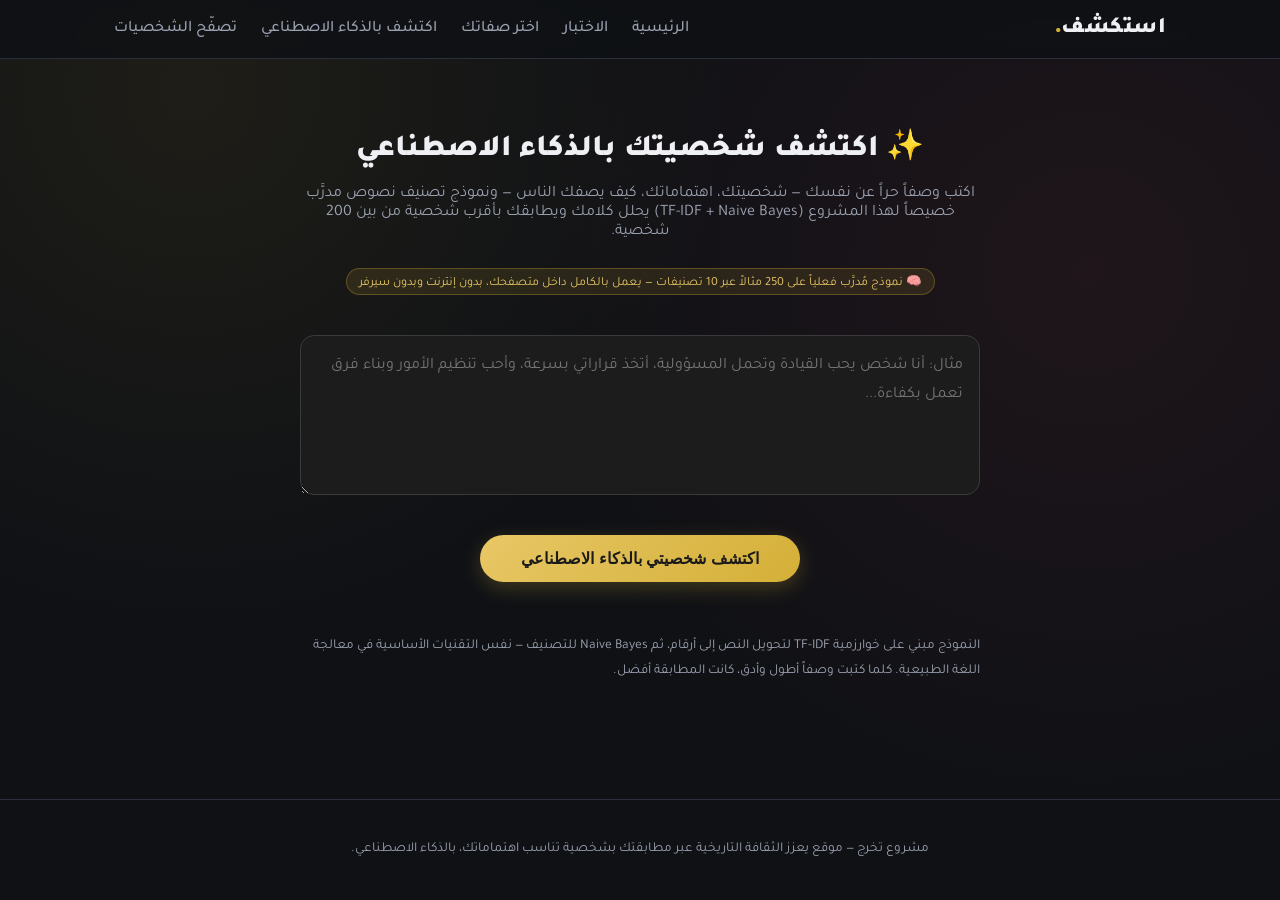
<file: smart-match.html>
<!DOCTYPE html>
<html lang="ar" dir="rtl">
<head>
<meta charset="UTF-8">
<meta name="viewport" content="width=device-width, initial-scale=1.0">
<title>اكتشف بالذكاء الاصطناعي | استكشف</title>
<link rel="preconnect" href="https://fonts.googleapis.com">
<link href="https://fonts.googleapis.com/css2?family=Tajawal:wght@400;500;700;900&display=swap" rel="stylesheet">
<link rel="stylesheet" href="assets/css/style.css">
<style>
  .ai-wrap { max-width: 720px; margin: 0 auto; padding: 48px 20px 80px; }
  .ai-textarea {
    width: 100%; min-height: 160px; padding: 16px; border-radius: 14px;
    border: 1px solid var(--border, #3a3a3a); background: var(--card-bg, #1c1c1c);
    color: inherit; font-family: inherit; font-size: 1rem; line-height: 1.8; resize: vertical;
  }
  .ai-status { margin-top: 18px; text-align: center; color: var(--text-muted); min-height: 24px; font-size: 0.92rem; }
  .ai-note { color: var(--text-muted); font-size: 0.85rem; margin-top: 10px; line-height: 1.8; }
  .ai-tech-badge {
    display:inline-block; background: rgba(212,175,55,0.12); color: var(--gold-soft,#d4af37);
    font-size:.78rem; padding:4px 12px; border-radius: 999px; margin-top:10px; border:1px solid rgba(212,175,55,.3);
  }
</style>
</head>
<body>
<nav class="navbar">
  <div class="nav-inner">
    <a href="index.html" class="brand">استكشف<span>.</span></a>
    <div class="nav-links">
      <a href="index.html">الرئيسية</a>
      <a href="quiz.html">الاختبار</a>
      <a href="traits.html">اختر صفاتك</a>
      <a href="smart-match.html">اكتشف بالذكاء الاصطناعي</a>
      <a href="explore.html">تصفّح الشخصيات</a>
    </div>
  </div>
</nav>
<main>
<div class="ai-wrap">
  <div class="quiz-header">
    <h1>✨ اكتشف شخصيتك بالذكاء الاصطناعي</h1>
    <p>اكتب وصفاً حراً عن نفسك — شخصيتك، اهتماماتك، كيف يصفك الناس — ونموذج تصنيف نصوص مدرَّب خصيصاً لهذا المشروع (TF-IDF + Naive Bayes) يحلل كلامك ويطابقك بأقرب شخصية من بين 200 شخصية.</p>
    <div class="ai-tech-badge">🧠 نموذج مُدرَّب فعلياً على 250 مثالاً عبر 10 تصنيفات — يعمل بالكامل داخل متصفحك، بدون إنترنت وبدون سيرفر</div>
  </div>

  <form id="ai-form">
    <textarea
      id="ai-text"
      class="ai-textarea"
      placeholder="مثال: أنا شخص يحب القيادة وتحمل المسؤولية، أتخذ قراراتي بسرعة، وأحب تنظيم الأمور وبناء فرق تعمل بكفاءة..."
      required
      minlength="10"
    ></textarea>

    <div class="submit-row">
      <button type="submit" class="btn btn-primary" id="ai-submit-btn">اكتشف شخصيتي بالذكاء الاصطناعي</button>
    </div>

    <div class="ai-status" id="ai-status"></div>

    <p class="ai-note">
      النموذج مبني على خوارزمية TF-IDF لتحويل النص إلى أرقام، ثم Naive Bayes للتصنيف — نفس التقنيات الأساسية في معالجة اللغة الطبيعية. كلما كتبت وصفاً أطول وأدق، كانت المطابقة أفضل.
    </p>
  </form>
</div>
</main>
<footer>
  <p>مشروع تخرج — موقع يعزز الثقافة التاريخية عبر مطابقتك بشخصية تناسب اهتماماتك، بالذكاء الاصطناعي.</p>
</footer>

<script src="assets/js/data.js"></script>
<script src="assets/js/quiz-logic.js"></script>
<script src="assets/js/ai-model.js"></script>
<script>
  const form = document.getElementById('ai-form');
  const statusEl = document.getElementById('ai-status');
  const submitBtn = document.getElementById('ai-submit-btn');

  form.addEventListener('submit', async (e) => {
    e.preventDefault();
    const text = document.getElementById('ai-text').value.trim();
    if (text.length < 10) return;

    submitBtn.disabled = true;
    submitBtn.textContent = 'جارِ التحليل...';
    statusEl.textContent = 'جارِ تحليل النص بنموذج TF-IDF + Naive Bayes...';

    try {
      const result = await matchByText(text);

      sessionStorage.setItem(
        'quiz_result',
        JSON.stringify({
          source: 'ai',
          usedAI: true,
          figure: result.bestFigure,
          winner: result.category,
          categoryConfidence: result.categoryConfidence,
          alternatives: result.alternatives,
          topScore: result.bestFigureScore,
          modelMeta: result.modelMeta,
        })
      );
      window.location.href = 'result.html';
    } catch (err) {
      console.error(err);
      statusEl.textContent = 'صار خطأ غير متوقع، حاول مرة ثانية.';
      submitBtn.disabled = false;
      submitBtn.textContent = 'اكتشف شخصيتي بالذكاء الاصطناعي';
    }
  });
</script>
</body>
</html>
</file>
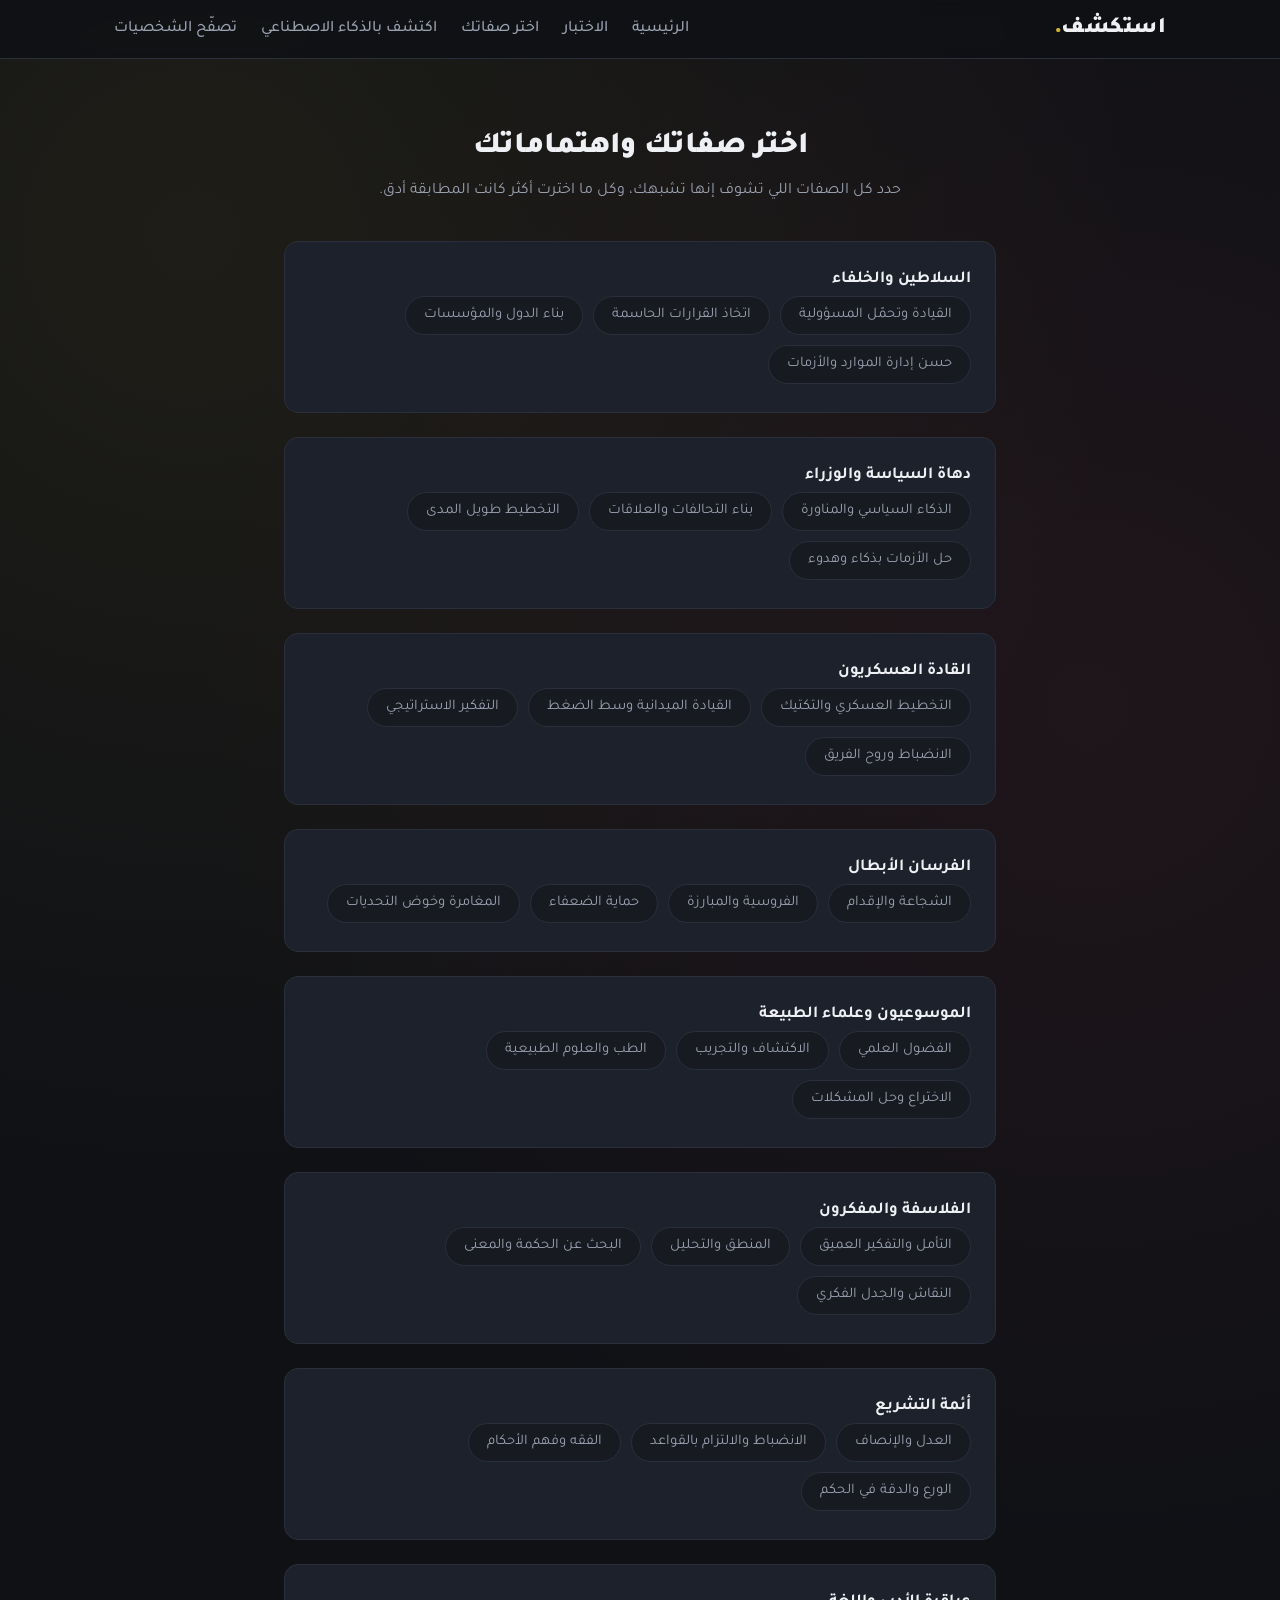
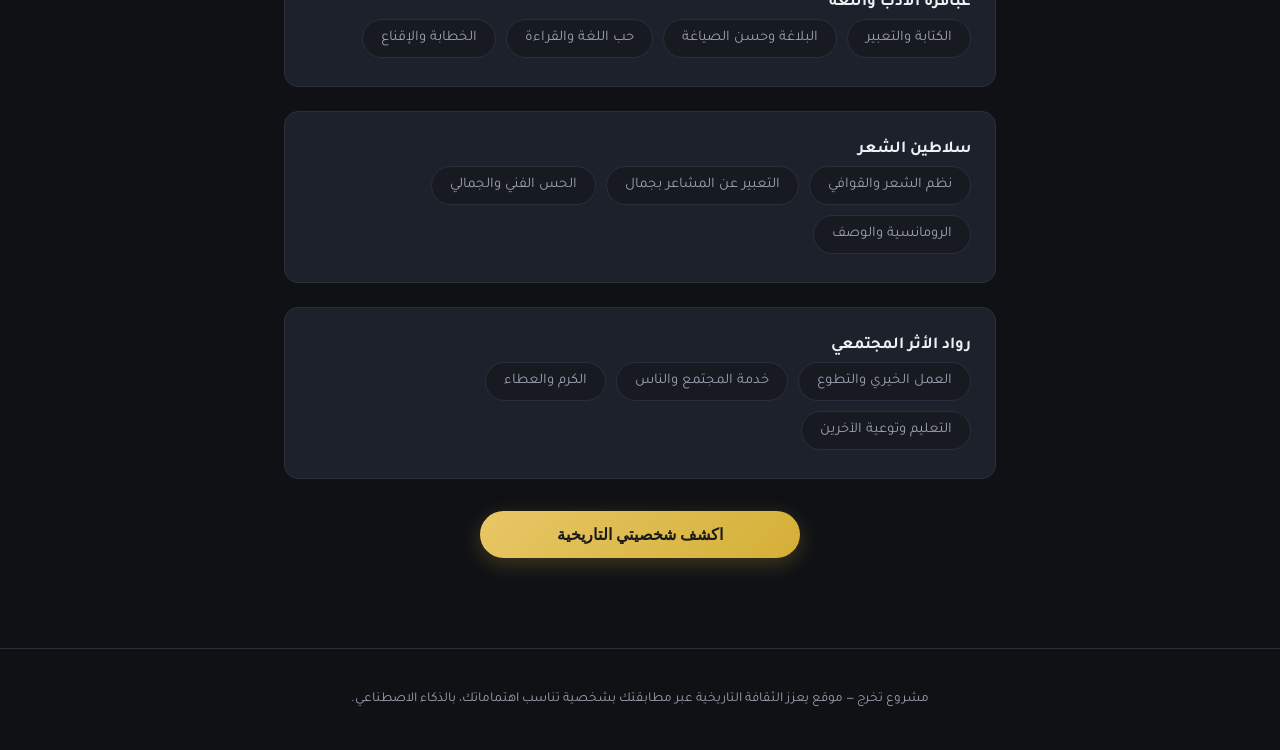
<file: traits.html>
<!DOCTYPE html>
<html lang="ar" dir="rtl">
<head>
<meta charset="UTF-8">
<meta name="viewport" content="width=device-width, initial-scale=1.0">
<title>اختر صفاتك | استكشف</title>
<link rel="preconnect" href="https://fonts.googleapis.com">
<link href="https://fonts.googleapis.com/css2?family=Tajawal:wght@400;500;700;900&display=swap" rel="stylesheet">
<link rel="stylesheet" href="assets/css/style.css">
</head>
<body>
<nav class="navbar">
  <div class="nav-inner">
    <a href="index.html" class="brand">استكشف<span>.</span></a>
    <div class="nav-links">
      <a href="index.html">الرئيسية</a>
      <a href="quiz.html">الاختبار</a>
      <a href="traits.html">اختر صفاتك</a>
      <a href="smart-match.html">اكتشف بالذكاء الاصطناعي</a>
      <a href="explore.html">تصفّح الشخصيات</a>
    </div>
  </div>
</nav>
<main>
<div class="quiz-wrap">
  <div class="quiz-header">
    <h1>اختر صفاتك واهتماماتك</h1>
    <p>حدد كل الصفات اللي تشوف إنها تشبهك، وكل ما اخترت أكثر كانت المطابقة أدق.</p>
  </div>

  <form id="traits-form">
    <div id="traits-container"></div>
    <div class="submit-row">
      <p class="form-error" id="form-error" style="display:none;">اختر صفة واحدة على الأقل قبل المتابعة</p>
      <button type="submit" class="btn btn-primary">اكشف شخصيتي التاريخية</button>
    </div>
  </form>
</div>
</main>
<footer>
  <p>مشروع تخرج — موقع يعزز الثقافة التاريخية عبر مطابقتك بشخصية تناسب اهتماماتك، بالذكاء الاصطناعي.</p>
</footer>

<script src="assets/js/data.js"></script>
<script src="assets/js/quiz-logic.js"></script>
<script>
  const traitsByCategory = {};
  TRAITS.forEach((t) => {
    if (!traitsByCategory[t.category]) traitsByCategory[t.category] = [];
    traitsByCategory[t.category].push(t.name);
  });

  const container = document.getElementById('traits-container');
  Object.entries(traitsByCategory).forEach(([category, names]) => {
    const section = document.createElement('div');
    section.className = 'form-section';

    const h2 = document.createElement('h2');
    h2.textContent = category;
    section.appendChild(h2);

    const grid = document.createElement('div');
    grid.className = 'chip-grid';

    names.forEach((name, ni) => {
      const chip = document.createElement('div');
      chip.className = 'chip';

      const id = `trait-${ni}-${category.replace(/\s+/g, '')}`;
      const input = document.createElement('input');
      input.type = 'checkbox';
      input.name = 'traits';
      input.value = name;
      input.id = id;

      const label = document.createElement('label');
      label.setAttribute('for', id);
      label.textContent = name;

      chip.appendChild(input);
      chip.appendChild(label);
      grid.appendChild(chip);
    });

    section.appendChild(grid);
    container.appendChild(section);
  });

  document.getElementById('traits-form').addEventListener('submit', function (e) {
    e.preventDefault();
    const checked = Array.from(document.querySelectorAll('input[name="traits"]:checked')).map((el) => el.value);

    if (checked.length === 0) {
      document.getElementById('form-error').style.display = 'block';
      window.scrollTo({ top: 0, behavior: 'smooth' });
      return;
    }

    const { winner, scores } = calculateResultFromTraits(checked);
    const figure = getRandomFigureByCategory(winner);

    sessionStorage.setItem(
      'quiz_result',
      JSON.stringify({ source: 'traits', winner, scores, figure })
    );
    window.location.href = 'result.html';
  });
</script>
</body>
</html>
</file>
<file: assets/css/style.css>
:root {
  --bg: #0f1115;
  --bg-soft: #171a21;
  --card: #1d212b;
  --card-border: #2a2f3b;
  --gold: #d4af37;
  --gold-soft: #e8c766;
  --burgundy: #7a2e3b;
  --text: #eef0f4;
  --text-muted: #9aa1b0;
  --radius: 14px;
  --shadow: 0 10px 30px rgba(0,0,0,0.35);
}

* { box-sizing: border-box; }

html, body {
  margin: 0;
  padding: 0;
  background: var(--bg);
  color: var(--text);
  font-family: "Tajawal", "Segoe UI", Tahoma, sans-serif;
  scroll-behavior: smooth;
}

body {
  background-image:
    radial-gradient(circle at 15% 10%, rgba(212,175,55,0.08), transparent 40%),
    radial-gradient(circle at 85% 30%, rgba(122,46,59,0.15), transparent 45%);
  min-height: 100vh;
  display: flex;
  flex-direction: column;
}

main { flex: 1; }

a { color: inherit; text-decoration: none; }

/* ---------- Navbar ---------- */
.navbar {
  background: rgba(15,17,21,0.85);
  backdrop-filter: blur(8px);
  border-bottom: 1px solid var(--card-border);
  position: sticky;
  top: 0;
  z-index: 50;
}
.nav-inner {
  max-width: 1100px;
  margin: 0 auto;
  padding: 16px 24px;
  display: flex;
  align-items: center;
  justify-content: space-between;
}
.brand {
  font-weight: 900;
  font-size: 1.4rem;
  letter-spacing: 0.5px;
}
.brand span { color: var(--gold); }
.nav-links { display: flex; gap: 24px; }
.nav-links a {
  color: var(--text-muted);
  font-weight: 500;
  transition: color 0.2s;
}
.nav-links a:hover { color: var(--gold-soft); }

/* ---------- Footer ---------- */
footer {
  text-align: center;
  padding: 28px 16px;
  color: var(--text-muted);
  font-size: 0.85rem;
  border-top: 1px solid var(--card-border);
}

/* ---------- Buttons ---------- */
.btn {
  display: inline-block;
  padding: 14px 32px;
  border-radius: 999px;
  font-weight: 700;
  font-size: 1rem;
  border: none;
  cursor: pointer;
  transition: transform 0.15s ease, box-shadow 0.15s ease;
}
.btn-primary {
  background: linear-gradient(135deg, var(--gold-soft), var(--gold));
  color: #1a1a1a;
  box-shadow: 0 6px 20px rgba(212,175,55,0.25);
}
.btn-primary:hover { transform: translateY(-2px); box-shadow: 0 10px 26px rgba(212,175,55,0.35); }
.btn-ghost {
  background: transparent;
  color: var(--text);
  border: 1px solid var(--card-border);
}
.btn-ghost:hover { border-color: var(--gold); color: var(--gold-soft); }

/* ---------- Hero (Home) ---------- */
.hero {
  max-width: 900px;
  margin: 0 auto;
  padding: 90px 24px 60px;
  text-align: center;
}
.hero .eyebrow {
  color: var(--gold-soft);
  font-weight: 700;
  letter-spacing: 2px;
  font-size: 0.85rem;
  text-transform: uppercase;
}
.hero h1 {
  font-size: clamp(2rem, 5vw, 3.2rem);
  font-weight: 900;
  line-height: 1.3;
  margin: 16px 0 20px;
}
.hero h1 .accent { color: var(--gold); }
.hero p {
  color: var(--text-muted);
  font-size: 1.15rem;
  line-height: 1.9;
  max-width: 620px;
  margin: 0 auto 36px;
}

.stats-row {
  display: flex;
  justify-content: center;
  gap: 48px;
  margin: 56px auto 0;
  flex-wrap: wrap;
}
.stat { text-align: center; }
.stat .num { font-size: 2rem; font-weight: 900; color: var(--gold-soft); }
.stat .label { color: var(--text-muted); font-size: 0.9rem; }

.how-section {
  max-width: 1000px;
  margin: 60px auto;
  padding: 0 24px;
  display: grid;
  grid-template-columns: repeat(auto-fit, minmax(220px, 1fr));
  gap: 24px;
}
.how-card {
  background: var(--card);
  border: 1px solid var(--card-border);
  border-radius: var(--radius);
  padding: 28px 22px;
}
.how-card .step-num {
  width: 36px; height: 36px;
  border-radius: 50%;
  background: rgba(212,175,55,0.15);
  color: var(--gold-soft);
  display: flex; align-items: center; justify-content: center;
  font-weight: 900;
  margin-bottom: 16px;
}
.how-card h3 { margin: 0 0 8px; font-size: 1.05rem; }
.how-card p { color: var(--text-muted); font-size: 0.92rem; line-height: 1.7; margin: 0; }

/* ---------- Quiz ---------- */
.quiz-wrap {
  max-width: 760px;
  margin: 0 auto;
  padding: 50px 24px 90px;
}
.quiz-header { text-align: center; margin-bottom: 40px; }
.quiz-header h1 { font-size: 1.9rem; font-weight: 900; margin-bottom: 8px; }
.quiz-header p { color: var(--text-muted); }

.form-section {
  background: var(--card);
  border: 1px solid var(--card-border);
  border-radius: var(--radius);
  padding: 28px 24px;
  margin-bottom: 24px;
}
.form-section h2 {
  font-size: 1.05rem;
  margin: 0 0 6px;
  display: flex;
  align-items: center;
  gap: 8px;
}
.form-section .hint { color: var(--text-muted); font-size: 0.85rem; margin-bottom: 18px; }

.chip-grid {
  display: flex;
  flex-wrap: wrap;
  gap: 10px;
}
.chip {
  position: relative;
}
.chip input { position: absolute; opacity: 0; width: 0; height: 0; }
.chip label {
  display: inline-block;
  padding: 10px 18px;
  border-radius: 999px;
  border: 1px solid var(--card-border);
  background: var(--bg-soft);
  color: var(--text-muted);
  font-size: 0.92rem;
  cursor: pointer;
  transition: all 0.15s;
}
.chip input:checked + label {
  background: linear-gradient(135deg, var(--gold-soft), var(--gold));
  color: #1a1a1a;
  border-color: var(--gold);
  font-weight: 700;
}
.chip label:hover { border-color: var(--gold-soft); }

.option-list { display: flex; flex-direction: column; gap: 10px; }
.option-row {
  display: flex;
  align-items: flex-start;
  gap: 12px;
  padding: 14px 18px;
  border-radius: 12px;
  border: 1px solid var(--card-border);
  background: var(--bg-soft);
  cursor: pointer;
  transition: all 0.15s;
}
.option-row:hover { border-color: var(--gold-soft); }
.option-row input { margin-top: 4px; accent-color: var(--gold); flex-shrink: 0; }
.option-row:has(input:checked) {
  border-color: var(--gold);
  background: rgba(212,175,55,0.08);
}
.option-row span { color: var(--text); font-size: 0.95rem; line-height: 1.6; }

.select-row { display: flex; gap: 16px; flex-wrap: wrap; }
select {
  flex: 1;
  min-width: 200px;
  padding: 12px 16px;
  border-radius: 10px;
  border: 1px solid var(--card-border);
  background: var(--bg-soft);
  color: var(--text);
  font-family: inherit;
  font-size: 0.95rem;
}

.submit-row { text-align: center; margin-top: 32px; }
.submit-row .btn { width: 100%; max-width: 320px; }
.form-error {
  color: #e0a0a0;
  text-align: center;
  margin-bottom: 16px;
  font-size: 0.9rem;
}

/* ---------- Results ---------- */
.results-wrap {
  max-width: 860px;
  margin: 0 auto;
  padding: 50px 24px 90px;
}
.results-header { text-align: center; margin-bottom: 36px; }
.results-header .eyebrow {
  color: var(--gold-soft);
  font-weight: 700;
  letter-spacing: 1.5px;
  font-size: 0.85rem;
  text-transform: uppercase;
}
.results-header h1 { font-size: 1.8rem; font-weight: 900; margin: 10px 0; }

.match-card {
  background: var(--card);
  border: 1px solid var(--card-border);
  border-radius: var(--radius);
  padding: 30px;
  margin-bottom: 26px;
  position: relative;
  overflow: hidden;
}
.match-card.primary {
  border-color: rgba(212,175,55,0.5);
  box-shadow: var(--shadow);
}
.match-badge {
  position: absolute;
  top: 0; left: 0;
  background: linear-gradient(135deg, var(--gold-soft), var(--gold));
  color: #1a1a1a;
  font-weight: 900;
  font-size: 0.78rem;
  padding: 6px 18px;
  border-bottom-right-radius: 12px;
}
.match-top {
  display: flex;
  justify-content: space-between;
  align-items: flex-start;
  gap: 16px;
  flex-wrap: wrap;
  margin-top: 10px;
}
.match-top h2 { font-size: 1.5rem; margin: 0 0 6px; }
.match-meta { color: var(--gold-soft); font-size: 0.9rem; font-weight: 600; }
.match-pct {
  background: var(--bg-soft);
  border: 1px solid var(--card-border);
  border-radius: 12px;
  padding: 10px 16px;
  text-align: center;
  min-width: 90px;
}
.match-pct .pct-num { font-size: 1.3rem; font-weight: 900; color: var(--gold-soft); }
.match-pct .pct-label { font-size: 0.72rem; color: var(--text-muted); }

.match-body p { line-height: 1.9; color: var(--text); margin: 16px 0; }
.match-topic {
  background: rgba(122,46,59,0.18);
  border-right: 3px solid var(--burgundy);
  padding: 14px 18px;
  border-radius: 10px;
  margin: 18px 0;
}
.match-topic .label { color: var(--gold-soft); font-weight: 700; font-size: 0.85rem; margin-bottom: 6px; }
.match-era {
  color: var(--text-muted);
  font-size: 0.88rem;
  border-top: 1px solid var(--card-border);
  padding-top: 14px;
  margin-top: 16px;
}

.tags-row { display: flex; flex-wrap: wrap; gap: 8px; margin-top: 14px; }
.tag-pill {
  font-size: 0.78rem;
  padding: 5px 12px;
  border-radius: 999px;
  background: var(--bg-soft);
  border: 1px solid var(--card-border);
  color: var(--text-muted);
}

.results-actions { text-align: center; margin-top: 40px; display: flex; gap: 16px; justify-content: center; flex-wrap: wrap; }

/* ---------- Explore ---------- */
.explore-wrap { max-width: 1100px; margin: 0 auto; padding: 50px 24px 90px; }
.explore-header { text-align: center; margin-bottom: 30px; }
.explore-header h1 { font-size: 1.9rem; font-weight: 900; }
.filters { display: flex; gap: 14px; justify-content: center; flex-wrap: wrap; margin-bottom: 36px; }
.filters select { min-width: 180px; }

.figures-grid {
  display: grid;
  grid-template-columns: repeat(auto-fill, minmax(260px, 1fr));
  gap: 20px;
}
.figure-card {
  background: var(--card);
  border: 1px solid var(--card-border);
  border-radius: var(--radius);
  padding: 22px;
  transition: transform 0.15s, border-color 0.15s;
  display: block;
}
.figure-card:hover { transform: translateY(-4px); border-color: var(--gold); }
.figure-card h3 { margin: 0 0 6px; font-size: 1.1rem; }
.figure-card .fc-meta { color: var(--gold-soft); font-size: 0.8rem; margin-bottom: 10px; font-weight: 600; }
.figure-card p { color: var(--text-muted); font-size: 0.87rem; line-height: 1.7; margin: 0; }

/* ---------- Figure Detail ---------- */
.detail-wrap { max-width: 760px; margin: 0 auto; padding: 50px 24px 90px; }
.detail-wrap .back-link { color: var(--gold-soft); font-size: 0.9rem; display: inline-block; margin-bottom: 24px; }
.detail-wrap h1 { font-size: 2rem; font-weight: 900; margin-bottom: 6px; }
.detail-wrap .meta { color: var(--gold-soft); margin-bottom: 24px; font-weight: 600; }
.detail-wrap p { line-height: 1.9; }

@media (max-width: 600px) {
  .nav-links { gap: 14px; font-size: 0.9rem; }
  .hero { padding: 60px 18px 40px; }
  .match-top { flex-direction: column; }
}
</file>
